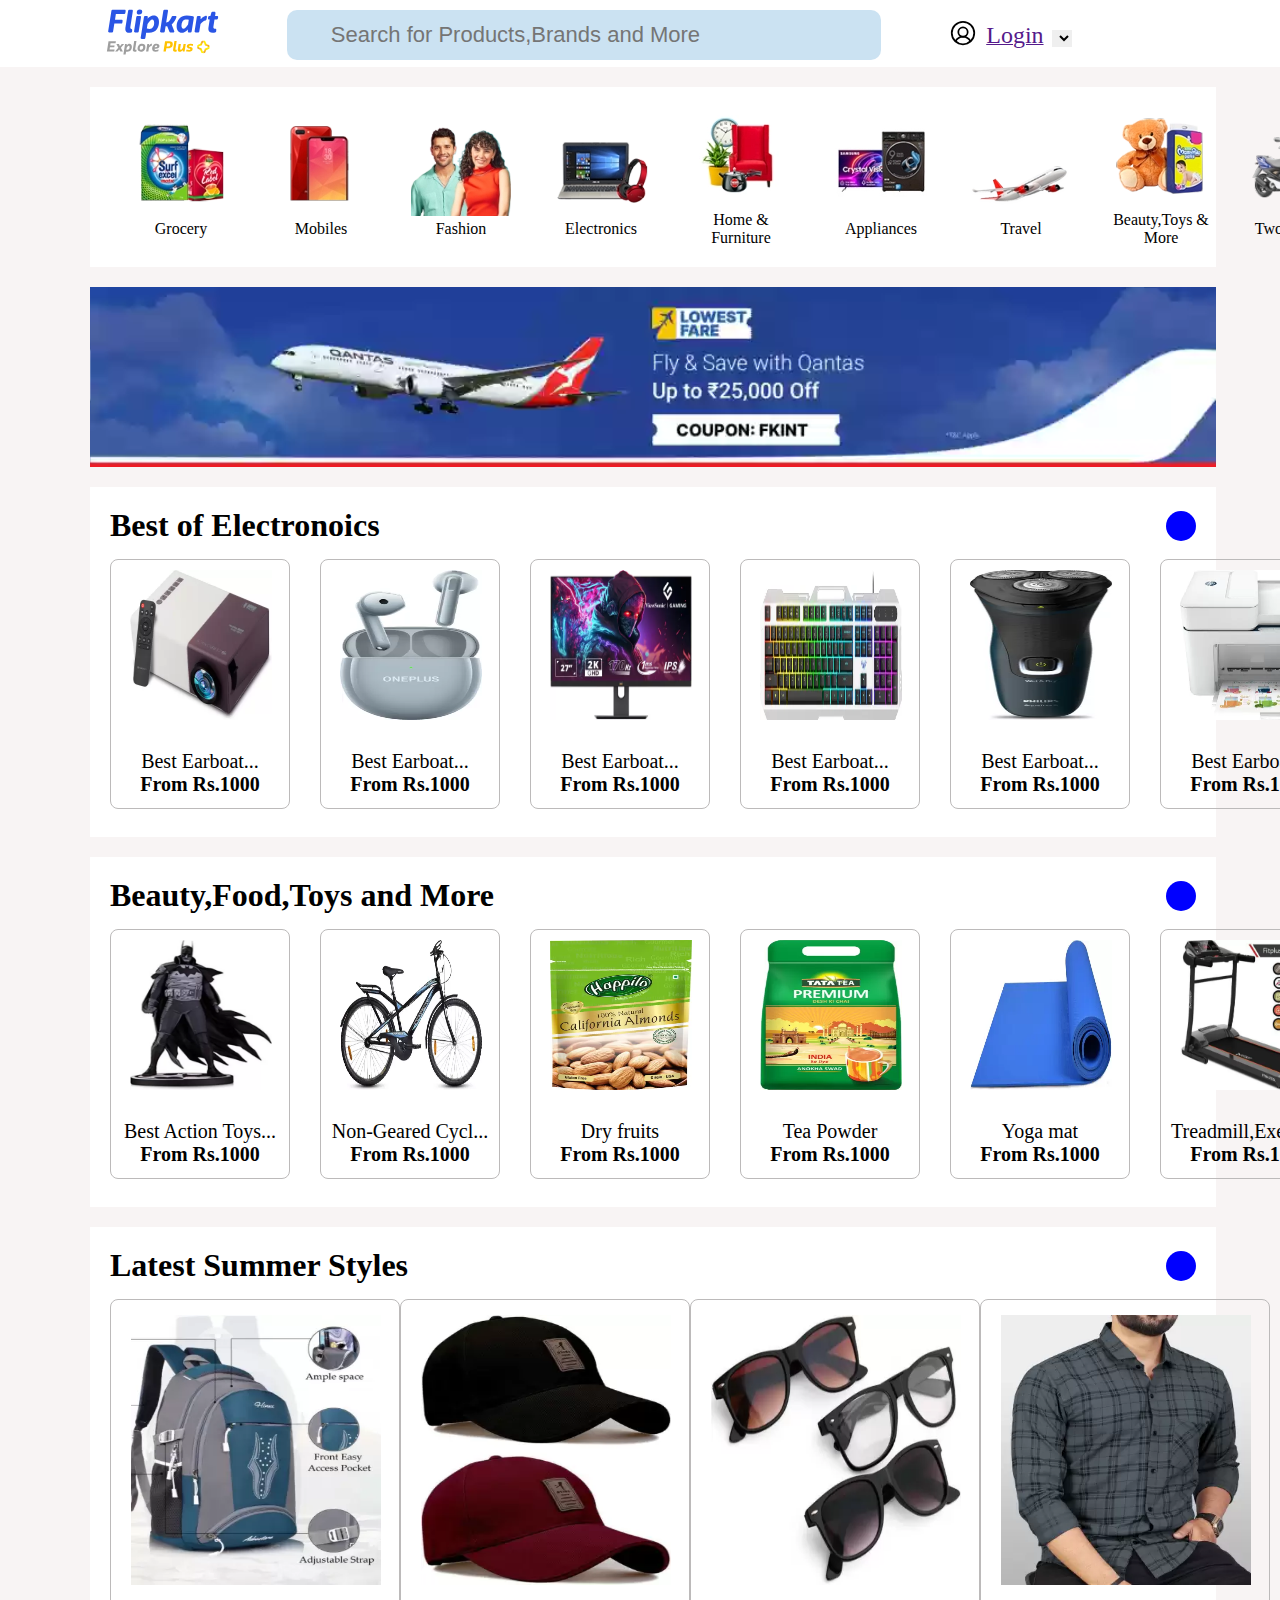
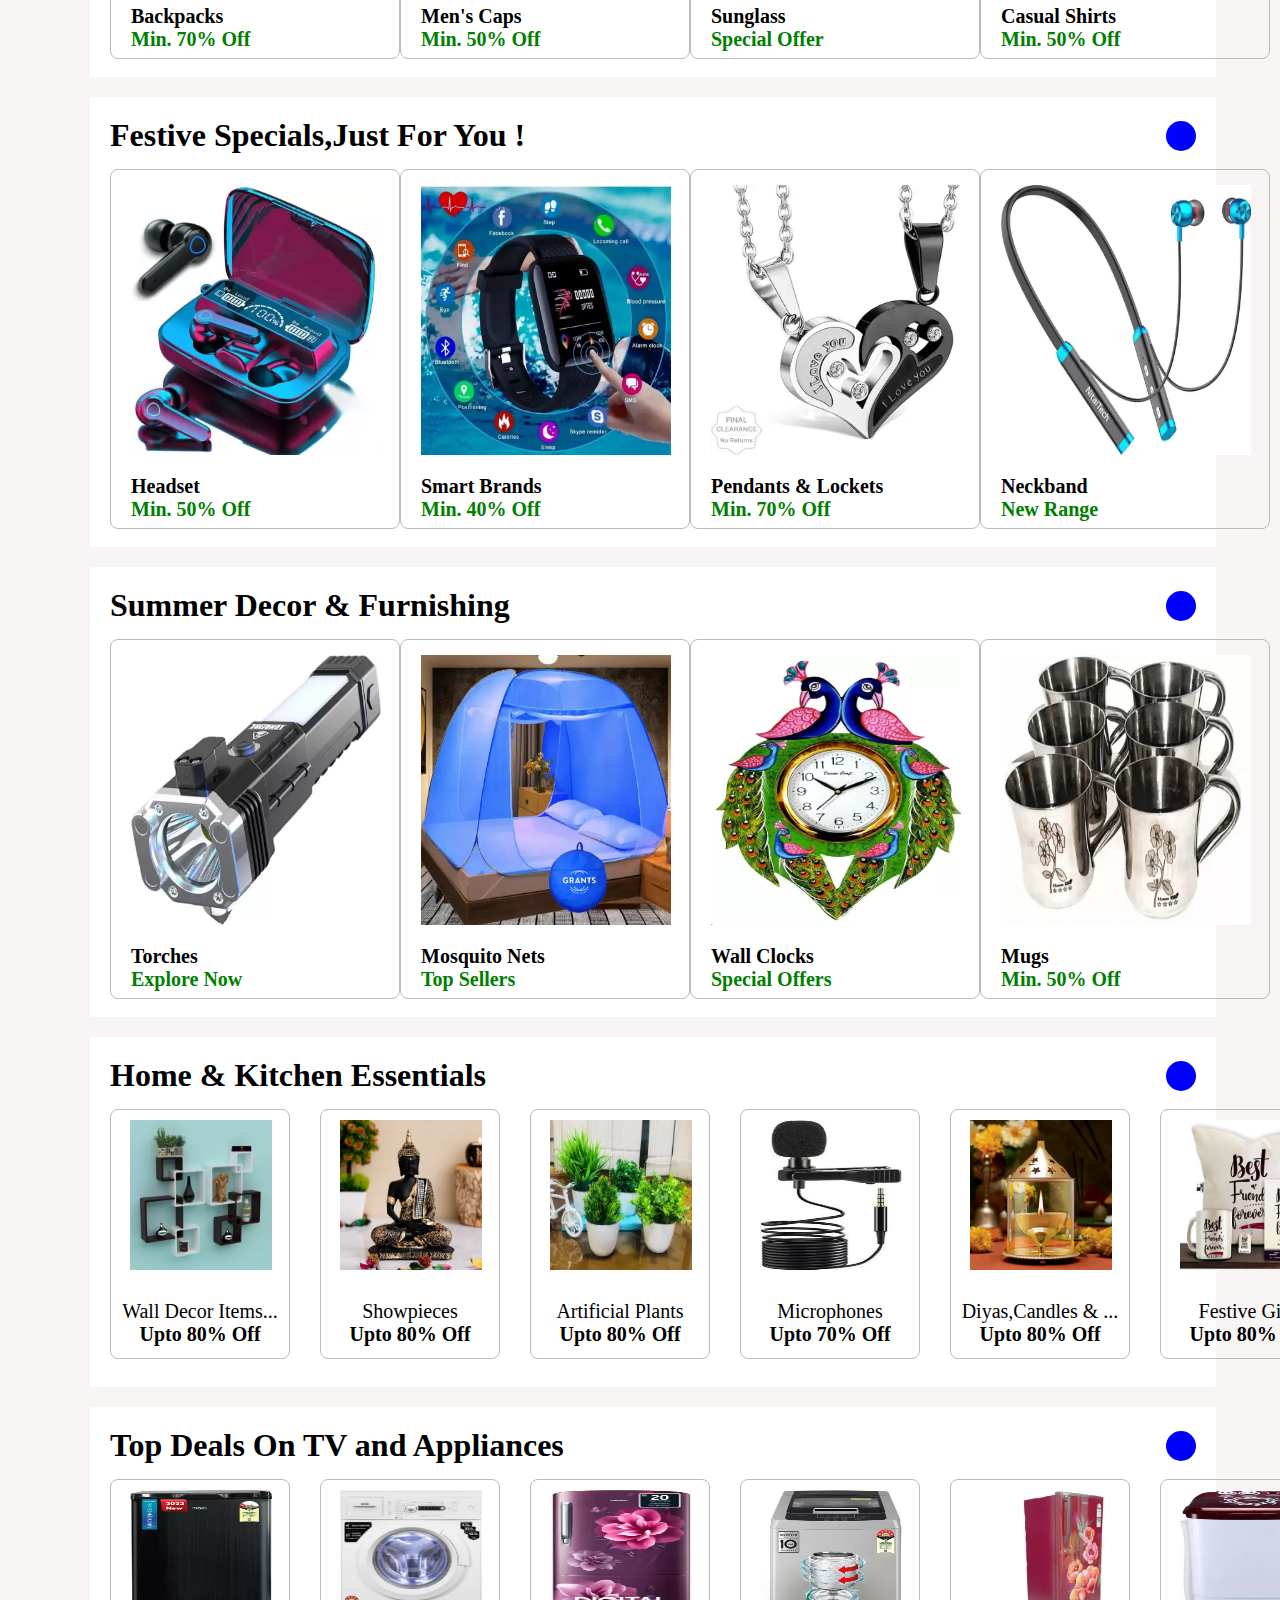
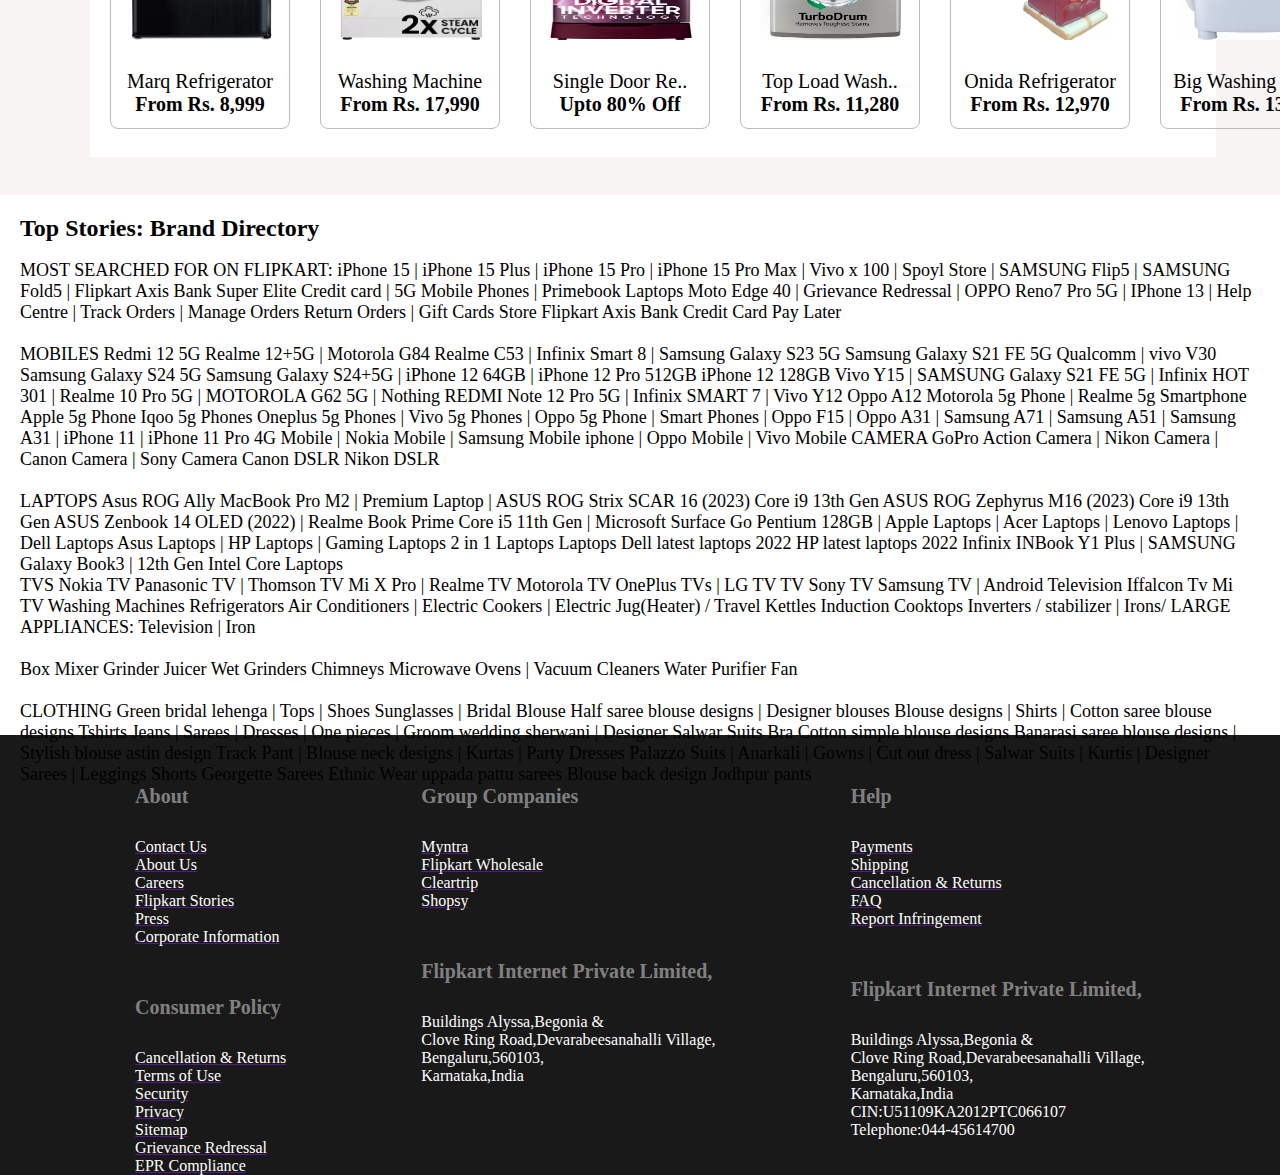
<file: html and css project/Flipkart clone/index.html>
<!DOCTYPE html>
<html lang="en">
<head>
    <meta charset="UTF-8">
    <meta name="viewport" content="width=device-width, initial-scale=1.0">
    <title>Flipkart</title>
    <link rel="stylesheet" href="https://cdnjs.cloudflare.com/ajax/libs/font-awesome/6.5.2/css/all.min.css" integrity="sha512-SnH5WK+bZxgPHs44uWIX+LLJAJ9/2PkPKZ5QiAj6Ta86w+fsb2TkcmfRyVX3pBnMFcV7oQPJkl9QevSCWr3W6A==" crossorigin="anonymous" referrerpolicy="no-referrer" />
    <link rel="stylesheet" href="style.css">
</head>
<body>
    <header>
        <div class="container">
            <div class="logo">
                <a href="#"><i class="fa-solid fa-bars"></i></a>
                <a href=""><img src="image/logo.svg" alt=""></a>
            </div>
            <div class="input-section">
            <div class="glass">
               <a href=""> <i class="fa-solid fa-magnifying-glass"></i></a>
            </div>
            <div class="input-text">
                <input type="text" placeholder="Search for Products,Brands and More">
            </div>
            </div>
            <div class="container-2">
                <div class="login">
                    <div class="login-profile">
                        <a href=""><img src="image/login-logo.svg" alt=""></a>
                      </div>
                      <div class="login-text">
                          <a href=""><span>Login</span></a>
                      </div>
                      <div class="select-option">
                        <a href=""><select name="" id=""></select></a>
                      </div>
                </div>  
                <div class="cart">
                <a href=""><i class="fa-solid fa-cart-shopping"></i></a>
                </div>
                <div class="home">
                <a href=""><i class="fa-solid fa-store"></i></a>
                </div>
                <div class="vertical">
                <a href=""><i class="fa-solid fa-ellipsis-vertical"></i></a>
                </div>
            </div>
        </div>
    </header>
    <div class="top-recommend">
      <div class="item-1">
        <div class="grocery">
            <img src="image/grocery.webp" alt="">
            <p>Grocery</p>
        </div>  
      </div>
      <div class="item-1">
        <div class="grocery">
            <img src="image/mobiles.webp" alt="">
            <p>Mobiles</p>
        </div>  
      </div>
      <div class="item-1">
        <div class="grocery">
            <img src="image/fashion.webp" alt="">
            <p>Fashion</p>
        </div>  
      </div>
      <div class="item-1">
        <div class="grocery">
            <img src="image/electronics.webp" alt="">
            <p>Electronics</p>
        </div>  
      </div>
      <div class="item-1">
        <div class="grocery">
            <img src="image/home and furniture.webp" alt="">
            <p>Home & Furniture</p>
        </div>  
      </div>
      <div class="item-1">
        <div class="grocery">
            <img src="image/appliances.webp" alt="">
            <p>Appliances</p>
        </div>  
      </div>
      <div class="item-1">
        <div class="grocery">
            <img src="image/travel.webp" alt="">
            <p>Travel</p>
        </div>  
      </div>
      <div class="item-1">
        <div class="grocery">
            <img src="image/toys.webp" alt="">
            <p>Beauty,Toys & More</p>
        </div>  
      </div>
      <div class="item-1">
        <div class="grocery">
            <img src="image/wheelers.webp" alt="">
            <p>Two Wheelers</p>
        </div>  
      </div>
    </div>
    <div class="hero-section">
    </div>
    <div class="best-electronics">
    <div class="hero-text-angle">
    <h1>Best of Electronoics</h1>
    <a href="">
    <div class="right-arrow"><i class="fa-solid fa-angle-right"></i></div>
    </a>
    </div>
    <div class="box-container">
      <div class="box-block">
        <div class="image">
          <img src="image/projector.webp" alt="">
        </div>
        <span>Best Earboat...</span><br>
        <span class="price">From Rs.1000</span>
      </div>
      <div class="box-block">
        <div class="image">
        <img src="image/earboat.webp" alt="">
      </div>
        <span>Best Earboat...</span><br>
        <span class="price">From Rs.1000</span>
      </div>
      <div class="box-block">
        <div class="image">
          <img src="image/monitor.webp" alt="">
        </div>
        <span>Best Earboat...</span><br>
        <span class="price">From Rs.1000</span>
      </div>
      <div class="box-block">
        <div class="image">
          <img src="image/keyboard.webp" alt="">
        </div>
        <span>Best Earboat...</span><br>
        <span class="price">From Rs.1000</span>
      </div>
      <div class="box-block">
        <div class="image">
          <img src="image/shaver.webp" alt="">
        </div>
        <span>Best Earboat...</span><br>
        <span class="price">From Rs.1000</span>
      </div>
      <div class="box-block">
        <div class="image">
          <img src="image/printer.webp" alt="">
        </div>
        <span>Best Earboat...</span><br>
        <span class="price">From Rs.1000</span>
      </div>
    </div>
    </div>

    <div class="beaty-food-toys">
      <div class="hero-text-angle">
        <h1>Beauty,Food,Toys and More</h1>
        <a href="">
        <div class="right-arrow"><i class="fa-solid fa-angle-right"></i></div>
        </a>
        </div>
        <div class="box-container">
          <div class="box-block">
            <div class="image">
              <img src="image/action toys.webp" alt="">
            </div>
            <span>Best Action Toys...</span><br>
            <span class="price">From Rs.1000</span>
          </div>
          <div class="box-block">
            <div class="image">
            <img src="image/cycles.webp" alt="">
          </div>
            <span>Non-Geared Cycl...</span><br>
            <span class="price">From Rs.1000</span>
          </div>
          <div class="box-block">
            <div class="image">
              <img src="image/dry fruits.webp" alt="">
            </div>
            <span>Dry fruits</span><br>
            <span class="price">From Rs.1000</span>
          </div>
          <div class="box-block">
            <div class="image">
              <img src="image/tea powder.webp" alt="">
            </div>
            <span>Tea Powder</span><br>
            <span class="price">From Rs.1000</span>
          </div>
          <div class="box-block">
            <div class="image">
              <img src="image/yoga mat.webp" alt="">
            </div>
            <span>Yoga mat</span><br>
            <span class="price">From Rs.1000</span>
          </div>
          <div class="box-block">
            <div class="image">
              <img src="image/exercise bike.webp" alt="">
            </div>
            <span>Treadmill,Exercise...</span><br>
            <span class="price">From Rs.1000</span>
          </div>
        </div>
    </div>
    <div class="latest-summer-styles">
      <div class="hero-text-angle">
        <h1>Latest Summer Styles</h1>
        <a href="">
        <div class="right-arrow"><i class="fa-solid fa-angle-right"></i></div>
        </a>
        </div>
    <div class="box-container2">
      <div class="box-block1">
        <div class="image">
          <img src="image/backpacks.webp" alt="">
        </div>
        <div class="span">
        <span>Backpacks</span><br>
        <span class="price">Min. 70% Off</span>
        </div>
      </div>
      <div class="box-block1">
        <div class="image">
          <img src="image/cap.webp" alt="">
        </div>
        <div class="span">
          <span>Men's Caps</span><br>
        <span class="price">Min. 50% Off</span>
        </div>
      </div>
      <div class="box-block1">
        <div class="image">
          <img src="image/sunglass.webp" alt="">
        </div>
        <div class="span">
          <span>Sunglass</span><br>
        <span class="price">Special Offer</span>
        </div>  
      </div>
      <div class="box-block1">
        <div class="image">
          <img src="image/casual shirts.webp" alt="">
        </div>
        <div class="span">
        <span>Casual Shirts</span><br>
        <span class="price">Min. 50% Off</span>
        </div>
      </div>
    </div>
    </div>
    <div class="festive-specials">
      <div class="hero-text-angle">
        <h1>Festive Specials,Just For You !</h1>
        <a href="">
        <div class="right-arrow"><i class="fa-solid fa-angle-right"></i></div>
        </a>
        </div>
    <div class="box-container2">
      <div class="box-block1">
        <div class="image">
          <img src="image/headset.webp" alt="">
        </div>
        <div class="span">
        <span>Headset</span><br>
        <span class="price">Min. 50% Off</span>
        </div>
      </div>
      <div class="box-block1">
        <div class="image">
          <img src="image/smart brands.webp" alt="">
        </div>
        <div class="span">
          <span>Smart Brands</span><br>
        <span class="price">Min. 40% Off</span>
        </div>
      </div>
      <div class="box-block1">
        <div class="image">
          <img src="image/lockets.webp" alt="">
        </div>
        <div class="span">
          <span>Pendants & Lockets</span><br>
        <span class="price">Min. 70% Off</span>
        </div>  
      </div>
      <div class="box-block1">
        <div class="image">
          <img src="image/neckband.webp" alt="">
        </div>
        <div class="span">
        <span>Neckband</span><br>
        <span class="price">New Range</span>
        </div>
      </div>
    </div>
    </div>
    <div class="festive-specials">
      <div class="hero-text-angle">
        <h1>Summer Decor & Furnishing</h1>
        <a href="">
        <div class="right-arrow"><i class="fa-solid fa-angle-right"></i></div>
        </a>
        </div>
    <div class="box-container2">
      <div class="box-block1">
        <div class="image">
          <img src="image/torch.webp" alt="">
        </div>
        <div class="span">
        <span>Torches</span><br>
        <span class="price">Explore Now</span>
        </div>
      </div>
      <div class="box-block1">
        <div class="image">
          <img src="image/mosquito nets.png" alt="">
        </div>
        <div class="span">
          <span>Mosquito Nets</span><br>
        <span class="price">Top Sellers</span>
        </div>
      </div>
      <div class="box-block1">
        <div class="image">
          <img src="image/wall clocks.webp" alt="">
        </div>
        <div class="span">
          <span>Wall Clocks</span><br>
        <span class="price">Special Offers</span>
        </div>  
      </div>
      <div class="box-block1">
        <div class="image">
          <img src="image/mugs.webp" alt="">
        </div>
        <div class="span">
        <span>Mugs</span><br>
        <span class="price">Min. 50% Off</span>
        </div>
      </div>
    </div>
    </div>

    <div class="best-electronics">
      <div class="hero-text-angle">
      <h1>Home & Kitchen Essentials</h1>
      <a href="">
      <div class="right-arrow"><i class="fa-solid fa-angle-right"></i></div>
      </a>
      </div>
      <div class="box-container">
        <div class="box-block">
          <div class="image">
            <img src="image/wall decor.webp" alt="">
          </div>
          <span>Wall Decor Items...</span><br>
          <span class="price">Upto 80% Off</span>
        </div>
        <div class="box-block">
          <div class="image">
          <img src="image/showpieces.webp" alt="">
        </div>
          <span>Showpieces</span><br>
          <span class="price">Upto 80% Off</span>
        </div>
        <div class="box-block">
          <div class="image">
            <img src="image/plantws.webp" alt="">
          </div>
          <span>Artificial Plants</span><br>
          <span class="price">Upto 80% Off</span>
        </div>
        <div class="box-block">
          <div class="image">
            <img src="image/microphones.webp" alt="">
          </div>
          <span>Microphones</span><br>
          <span class="price">Upto 70% Off</span>
        </div>
        <div class="box-block">
          <div class="image">
            <img src="image/candles.webp" alt="">
          </div>
          <span>Diyas,Candles & ...</span><br>
          <span class="price">Upto 80% Off</span>
        </div>
        <div class="box-block">
          <div class="image">
            <img src="image/gifts.webp" alt="">
          </div>
          <span>Festive Gifts</span><br>
          <span class="price">Upto 80% Off</span>
        </div>
      </div>
      </div>

      <div class="best-electronics">
        <div class="hero-text-angle">
        <h1>Top Deals On TV and Appliances</h1>
        <a href="">
        <div class="right-arrow"><i class="fa-solid fa-angle-right"></i></div>
        </a>
        </div>
        <div class="box-container">
          <div class="box-block">
            <div class="image">
              <img src="image/marq refrig.webp" alt="">
            </div>
            <span>Marq Refrigerator</span><br>
            <span class="price">From Rs. 8,999</span>
          </div>
          <div class="box-block">
            <div class="image">
            <img src="image/washing machine.webp" alt="">
          </div>
            <span>Washing Machine</span><br>
            <span class="price">From Rs. 17,990</span>
          </div>
          <div class="box-block">
            <div class="image">
              <img src="image/regrigerator2.webp" alt="">
            </div>
            <span>Single Door Re..</span><br>
            <span class="price">Upto 80% Off</span>
          </div>
          <div class="box-block">
            <div class="image">
              <img src="image/washing machine2.webp" alt="">
            </div>
            <span>Top Load Wash..</span><br>
            <span class="price">From Rs. 11,280</span>
          </div>
          <div class="box-block">
            <div class="image">
              <img src="image/refrigerator3.webp" alt="">
            </div>
            <span>Onida Refrigerator</span><br>
            <span class="price">From Rs. 12,970</span>
          </div>
          <div class="box-block">
            <div class="image">
              <img src="image/washing machine 3.webp" alt="">
            </div>
            <span>Big Washing Mac..</span><br>
            <span class="price">From Rs. 13,490</span>
          </div>
        </div>
        </div>
        <br>
        <div class="top-stories">
          <h2>Top Stories: Brand Directory</h2><br>
          <span>
MOST SEARCHED FOR ON FLIPKART: iPhone 15 | iPhone 15 Plus | iPhone 15 Pro | iPhone 15 Pro Max | Vivo x 100 | Spoyl Store | SAMSUNG Flip5 | SAMSUNG Fold5 | Flipkart Axis Bank Super Elite Credit card | 5G Mobile Phones | Primebook Laptops Moto Edge 40 | Grievance Redressal | OPPO Reno7 Pro 5G | IPhone 13 | Help Centre | Track Orders | Manage Orders Return Orders | Gift Cards
Store Flipkart Axis Bank Credit Card Pay Later<br><br>
MOBILES Redmi 12 5G Realme 12+5G | Motorola G84 Realme C53 | Infinix Smart 8 | Samsung Galaxy S23 5G Samsung Galaxy S21 FE 5G Qualcomm | vivo V30 Samsung Galaxy S24 5G Samsung Galaxy S24+5G | iPhone 12 64GB | iPhone 12 Pro 512GB iPhone 12 128GB Vivo Y15 | SAMSUNG Galaxy S21 FE 5G | Infinix HOT 301 | Realme 10 Pro 5G | MOTOROLA G62 5G | Nothing
REDMI Note 12 Pro 5G | Infinix SMART 7 | Vivo Y12 Oppo A12 Motorola 5g Phone | Realme 5g Smartphone Apple 5g Phone Iqoo 5g Phones Oneplus 5g Phones | Vivo 5g Phones | Oppo 5g
Phone | Smart Phones | Oppo F15 | Oppo A31 | Samsung A71 | Samsung A51 | Samsung A31 | iPhone 11 | iPhone 11 Pro 4G Mobile | Nokia Mobile | Samsung Mobile iphone | Oppo Mobile | Vivo Mobile
CAMERA GoPro Action Camera | Nikon Camera | Canon Camera | Sony Camera Canon DSLR Nikon DSLR <br><br>
LAPTOPS Asus ROG Ally MacBook Pro M2 | Premium Laptop | ASUS ROG Strix SCAR 16 (2023) Core i9 13th Gen ASUS ROG Zephyrus M16 (2023) Core i9 13th Gen ASUS Zenbook 14 OLED (2022) | Realme Book Prime Core i5 11th Gen | Microsoft Surface Go Pentium 128GB | Apple Laptops | Acer Laptops | Lenovo Laptops | Dell Laptops Asus Laptops | HP Laptops | Gaming Laptops 2 in
1 Laptops Laptops Dell latest laptops 2022 HP latest laptops 2022 Infinix INBook Y1 Plus | SAMSUNG Galaxy Book3 | 12th Gen Intel Core Laptops <br>
TVS Nokia TV Panasonic TV | Thomson TV Mi X Pro | Realme TV Motorola TV OnePlus TVs | LG TV TV Sony TV Samsung TV | Android Television Iffalcon Tv Mi TV Washing Machines Refrigerators Air Conditioners | Electric Cookers | Electric Jug(Heater) / Travel Kettles Induction Cooktops Inverters / stabilizer | Irons/
LARGE APPLIANCES: Television |
Iron <br><br>
Box Mixer Grinder Juicer Wet Grinders Chimneys Microwave Ovens | Vacuum Cleaners Water Purifier Fan
<br><br>
CLOTHING Green bridal lehenga | Tops | Shoes Sunglasses | Bridal Blouse Half saree blouse designs | Designer blouses Blouse designs | Shirts | Cotton saree blouse
designs Tshirts Jeans | Sarees | Dresses | One pieces | Groom wedding sherwani | Designer Salwar Suits Bra Cotton simple blouse designs Banarasi saree blouse designs | Stylish blouse astin
design Track Pant | Blouse neck designs | Kurtas | Party Dresses Palazzo Suits | Anarkali | Gowns | Cut out dress | Salwar Suits | Kurtis | Designer Sarees | Leggings Shorts Georgette
Sarees Ethnic Wear uppada pattu sarees Blouse back design Jodhpur pants
</span>
</div>

<footer>
  <div class="footer-content1">
  <div class="about">
    <h3>About</h3>
    <div class="para">
    <a href=""><p>Contact Us</p></a>
    <a href=""><p>About Us</p></a>
    <a href=""><p>Careers</p></a>
    <a href=""><p>Flipkart Stories</p></a>
    <a href=""><p>Press</p></a>
    <a href=""><p>Corporate Information</p></a>

    <h3>Consumer Policy</h3>
     <div class="para">
      <a href=""><p>Cancellation & Returns</p></a>
      <a href=""><p>Terms of Use</p></a>
      <a href=""><p>Security</p></a>
      <a href=""><p>Privacy</p></a>
      <a href=""><p>Sitemap</p></a>
      <a href=""><p>Grievance Redressal</p></a>
      <a href=""><p>EPR Compliance</p></a>
    </div>
  </div>
  </div>
  <div class="group-companies">
    <h3>Group Companies</h3>
    <div class="para">
    <a href=""><p>Myntra</p></a>
    <a href=""><p>Flipkart Wholesale</p></a>
   <a href=""> <p>Cleartrip</p></a>
    <a href=""><p>Shopsy</p></a>

    <h3>Flipkart Internet Private Limited,</h3>
    <div class="para">
      <p>Buildings Alyssa,Begonia &</p>
      <p>Clove Ring Road,Devarabeesanahalli Village,</p>
      <p>Bengaluru,560103,</p>
      <p>Karnataka,India</p>
    </div>
  </div>
  </div>
  <div class="Help">
    <h3>Help</h3>
    <div class="para">
      <a href=""><p>Payments</p></a>
      <a href=""><p>Shipping</p></a>
      <a href=""><p>Cancellation & Returns</p></a>
      <a href=""><p>FAQ</p></a>
      <a href=""><p>Report Infringement</p></a>
    </div>

    <h3>Flipkart Internet Private Limited,</h3>
  <div class="para">
    <p>Buildings Alyssa,Begonia &</p>
    <p>Clove Ring Road,Devarabeesanahalli Village,</p>
    <p>Bengaluru,560103,</p>
    <p>Karnataka,India</p>
    <p>CIN:U51109KA2012PTC066107</p>
    <p>Telephone:044-45614700</p>
  </div>
  </div>
</div>
</footer>
</body>
</html>
</file>
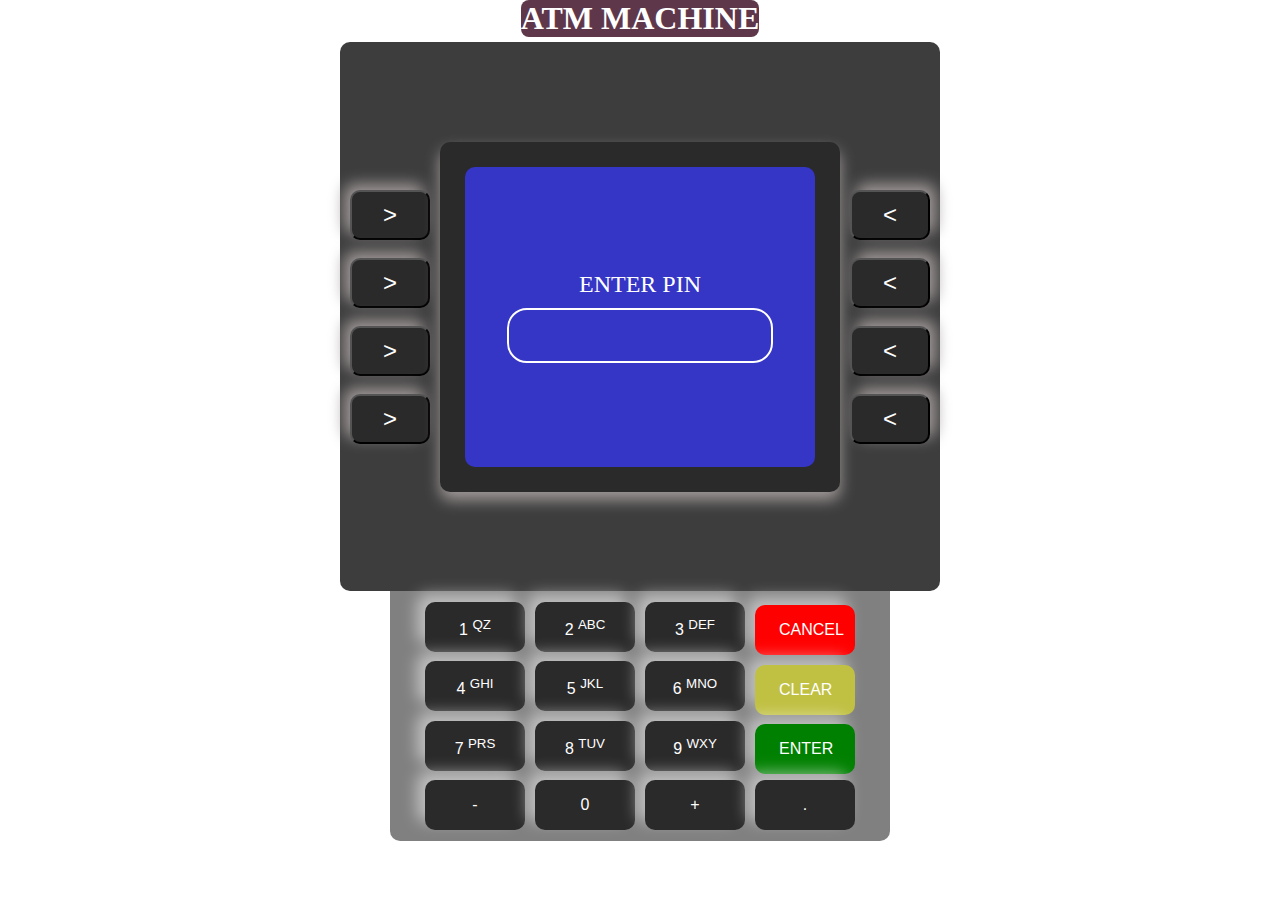
<file: javascript projects/Atm/index.html>
<!DOCTYPE html>
<html lang="en">
  <head>
    <meta charset="UTF-8" />
    <meta name="viewport" content="width=device-width, initial-scale=1.0" />
    <title>Atm Machine</title>
    <link rel="stylesheet" href="style.css" />
  </head>
  <body>
    <h1 class="heading">ATM MACHINE</h1>
    <div class="outer-box">
      <div class="button-left">
        <div><button class="btn-left">></button></div>
        <br />
        <div><button class="btn-left">></button></div>
        <br />
        <div><button class="btn-left">></button></div>
        <br />
        <div><button class="btn-left">></button></div>
      </div>
      <div class="inner-box1">
        <div class="inner-box2">
          <div class="transaction" style="visibility: hidden;">
          <ul>
            <button  class="trans-btn1" id="withdrawal">Withdrawal</button>
            <button class="trans-btn1" id="deposit">Deposit</button>
            <button class="trans-btn1" id="amount">Amount</button>
          </ul>
          <ul>
            <button class="trans-btn2" id="balance">Balance</button>
            <button class="trans-btn2" id="fastcash">FastCash</button>
            <button class="trans-btn2" id="preference">Preferences</button>
          </ul>
        </div>
          <div class="pin">
            <div class="globe_box" style="visibility: hidden;">   
              <div class="globe">
              </div>
            </div>
            <h2 id="pin-text">ENTER PIN</h2>
            <input type="password" id="passwordInput" oninput="maskPassword()">
          </div>
      </div>
    </div>
      <div class="button-right">
        <div><button class="btn-right">&lt</button></div>
        <br />
        <div><button class="btn-right">&lt</button></div>
        <br />
        <div><button class="btn-right">&lt</button></div>
        <br />
        <div><button class="btn-right">&lt</button></div>
      </div>
    </div>
    <div class="lower-part">
      <div class="lower-box">
        <div class="button_">
          <div class="btn">
            <button class="button">1 <sup>QZ</sup></button>
            <button class="button">2 <sup>ABC</sup></button>
            <button class="button">3 <sup>DEF</sup></button>
            <button class="button" id="cancel">CANCEL</button>
            </div>
            <div class="btn">
              <button class="button">4 <sup>GHI</sup></button>
              <button class="button">5 <sup>JKL</sup></button>
              <button class="button">6 <sup>MNO</sup></button>
              <button class="button" id="clear">CLEAR</button>
              </div>
            <div class="btn">
              <button class="button">7 <sup>PRS</sup></button>
              <button class="button">8 <sup>TUV</sup></button>
              <button class="button">9 <sup> WXY</sup></button>
              <button class="button" id="enter">ENTER</button>
              </div>
              <div class="btn">
                <button class="button operator">-</button>
                <button class="button">0</button>
                <button class="button operator">+</button>
                <button class="button operator">.</button>
                </div>
        </div>
      </div>
    </div>
    <script src="script.js"></script>
  </body>
</html>
</file>
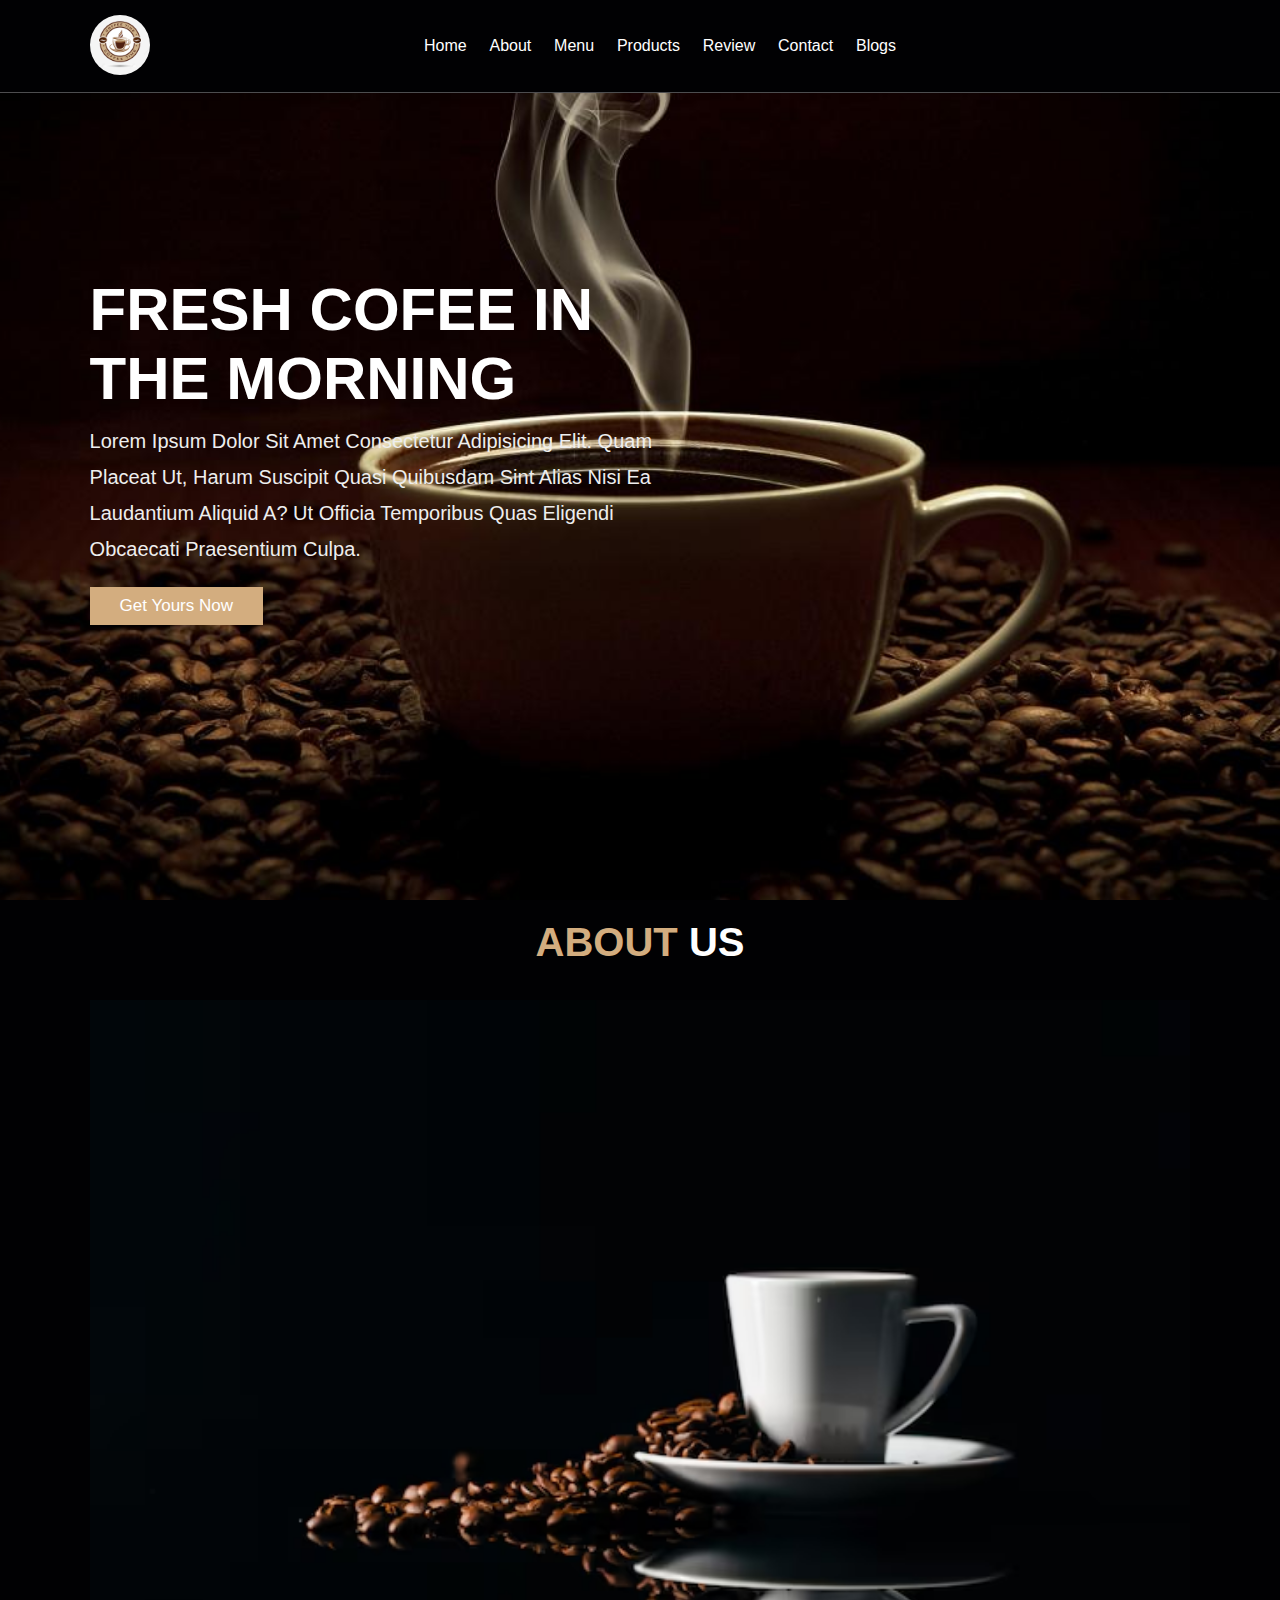
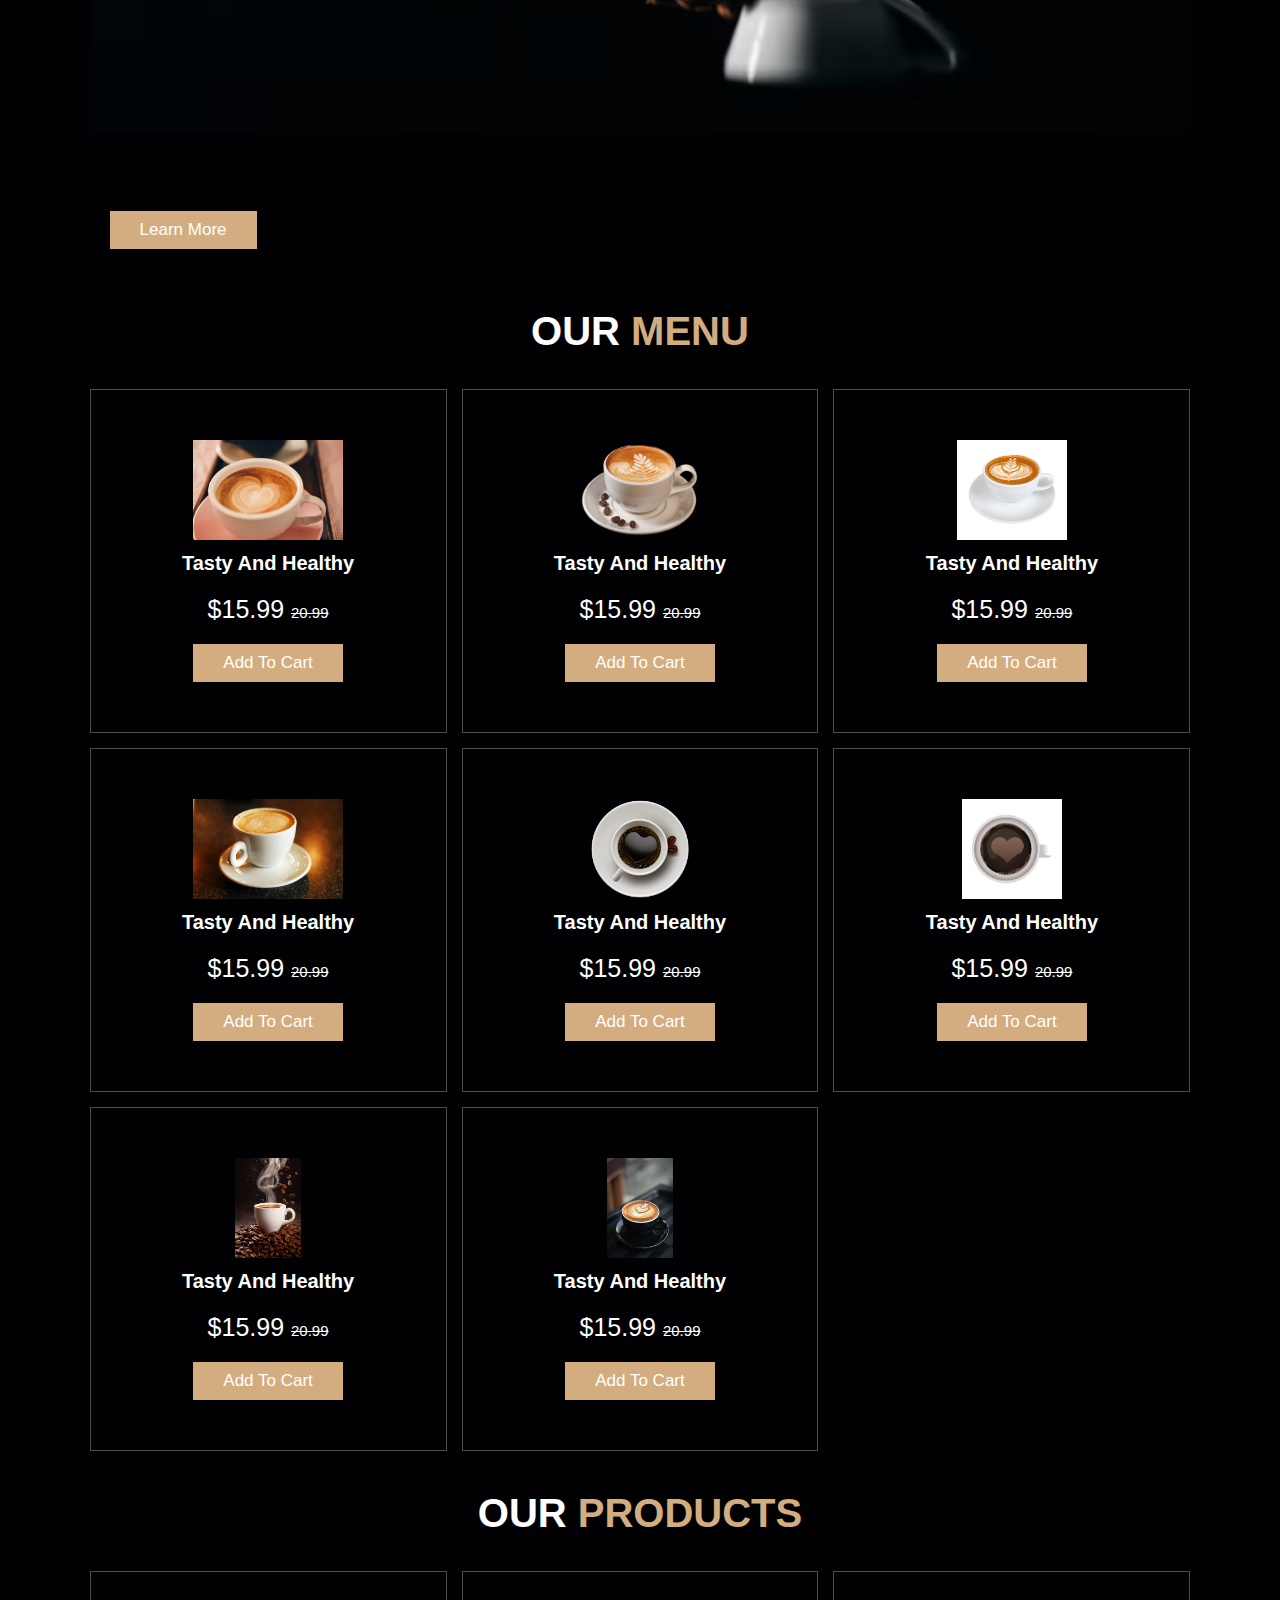
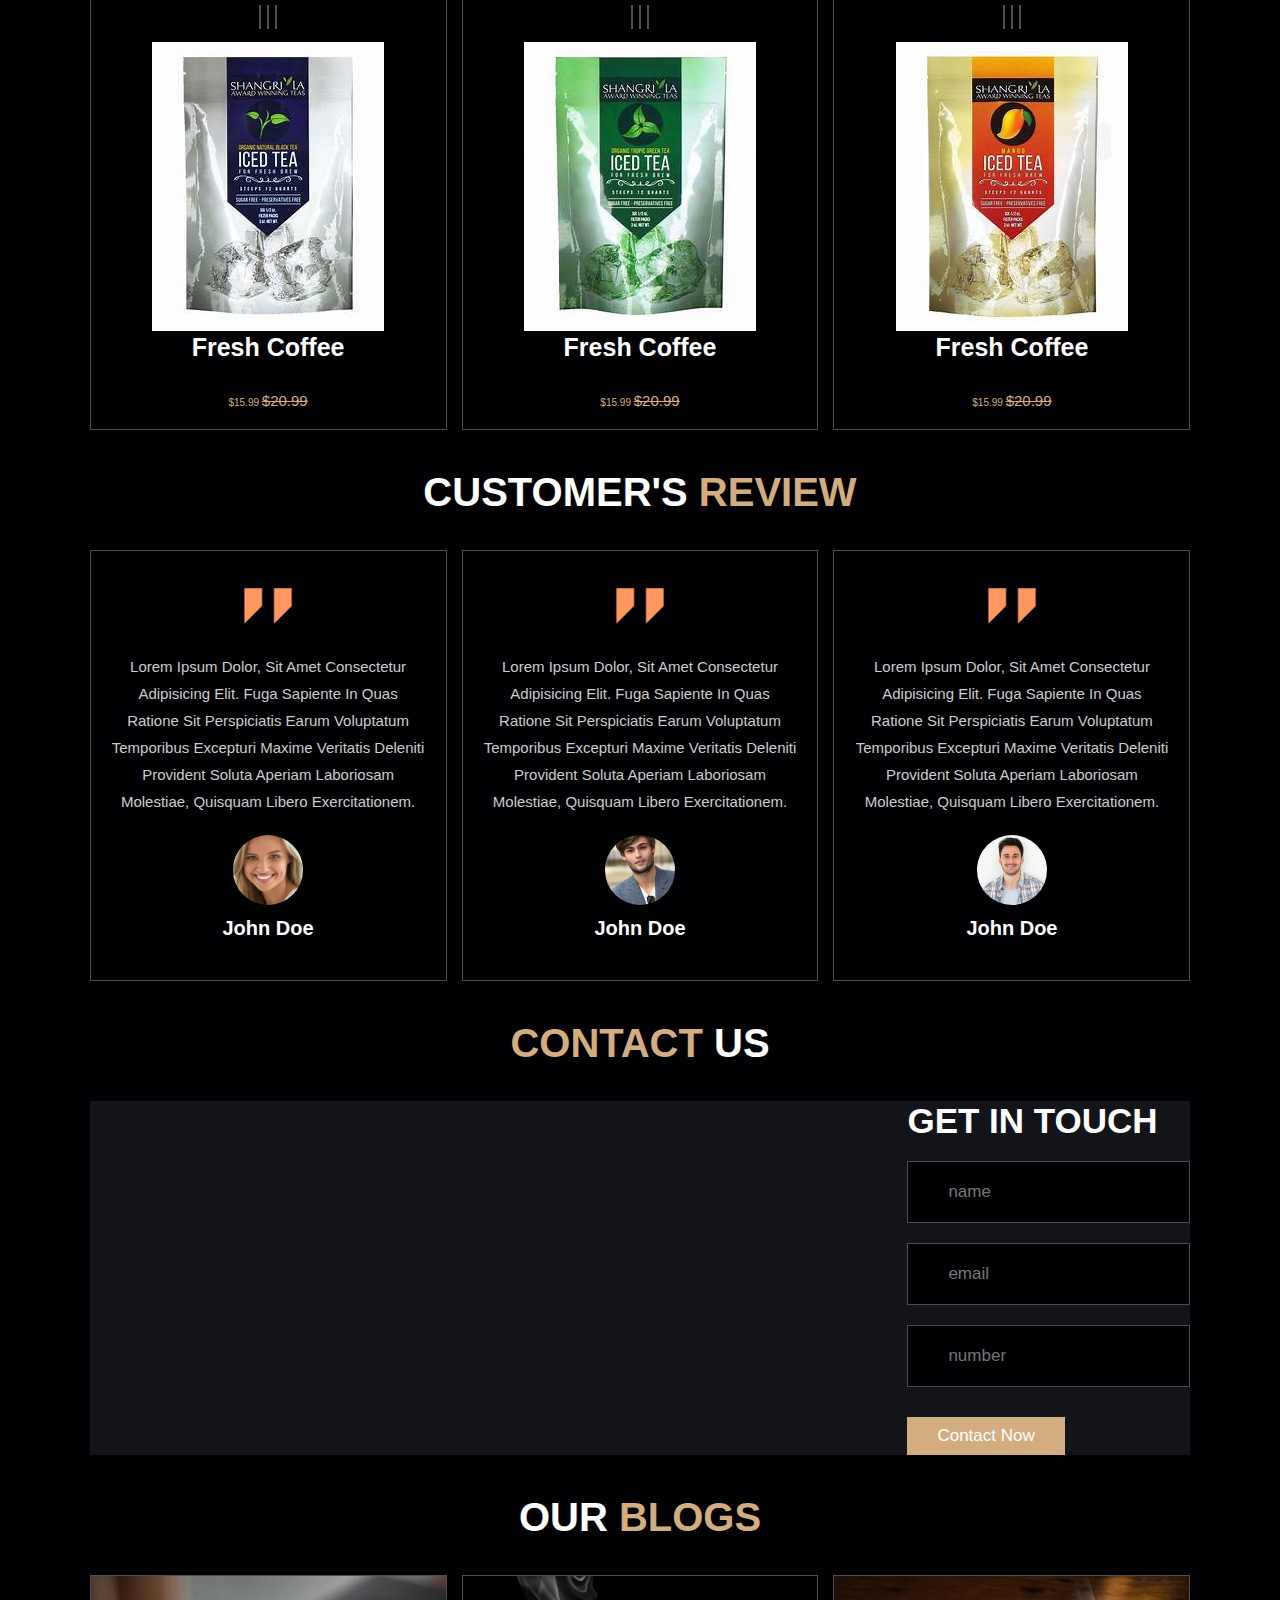
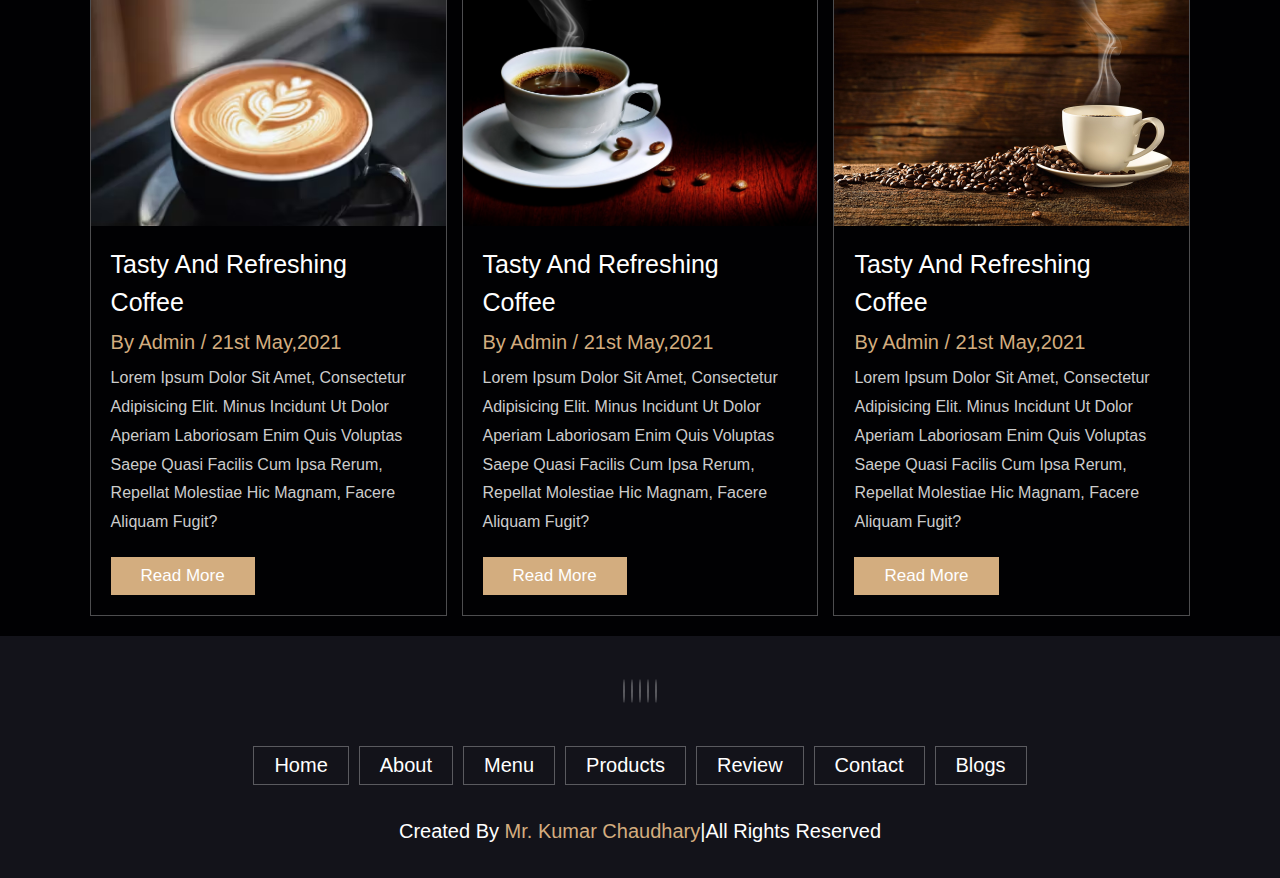
<file: javascript projects/Coffee website/index.html>
<!DOCTYPE html>
<html lang="en">
<head>
    <meta charset="UTF-8">
    <meta name="viewport" content="width=device-width, initial-scale=1.0">
    <title>Coffee Website</title>
    <link rel="stylesheet" href="style.css">
    <link rel="stylesheet" href="https://cdnjs.cloudflare.com/ajax/libs/font-awesome/6.5.2/css/all.min.css" integrity="sha512-SnH5WK+bZxgPHs44uWIX+LLJAJ9/2PkPKZ5QiAj6Ta86w+fsb2TkcmfRyVX3pBnMFcV7oQPJkl9QevSCWr3W6A==" crossorigin="anonymous" referrerpolicy="no-referrer" />
</head>
<body>
    <header class="header">
        <a href="#" class="logo">
            <img src="image/coffee-logo.jpg" alt="">
        </a>
        <nav class="navbar">
            <a href="#home">home</a>
            <a href="#about">about</a>
            <a href="#menu">menu</a>
            <a href="#products">products</a>
            <a href="#review">review</a>
            <a href="#contact">contact</a>
            <a href="#blogs">blogs</a>
        </nav>
        <div class="icons">
            <div class="fas fa-search" id="search-btn"></div>
            <div class="fas fa-shopping-cart" id="cart-btn"></div>
            <div class="fas fa-bars" id="menu-btn"></div>
        </div>
        <div class="search-form">
            <input type="search" id="search-box" placeholder="search here...">
            <label for="search-box" class="fas fa-search"></label>
        </div>

        <div class="cart-items-container">
          <div class="cart-item">
              <span class="fas fa-times"></span>
              <img src="image/cart item 1.webp" alt="">
              <div class="content">
                <h3>cart item 01</h3>
                <div class="price">$15.99/-</div>
              </div>
            </div>
            <div class="cart-item">
                <span class="fas fa-times"></span>
                <img src="image/cart item2.webp" alt="">
                <div class="content">
                  <h3>cart item 02</h3>
                  <div class="price">$15.99/-</div>
                </div>
              </div>
              <div class="cart-item">
                <span class="fas fa-times"></span>
                <img src="image/cart item3.avif" alt="">
                <div class="content">
                  <h3>cart item 03</h3>
                  <div class="price">$15.99/-</div>
                </div>
              </div>
              <div class="cart-item">
                <span class="fas fa-times"></span>
                <img src="image/cart item4.jpg" alt="">
                <div class="content">
                  <h3>cart item 04</h3>
                  <div class="price">$15.99/-</div>
                </div>
              </div>
              <a href="#" class="btn">checkout now</a>
        </div>
       
    </header>
    
    <!-- header section ends -->
    <!-- home section starts -->
    
    <section class="home" id="home">
    <div class="content">
    <h3>fresh cofee in the morning</h3>
    <p>Lorem ipsum dolor sit amet consectetur adipisicing elit.
       Quam placeat ut, harum suscipit quasi quibusdam sint alias 
       nisi ea laudantium aliquid a? Ut officia temporibus quas eligendi obcaecati praesentium culpa.</p>
    <a href="#" class="btn">get yours now</a>
    </div>
    </section>
    <!-- home section ends -->

    <!-- about section starts -->
    <section class="about" id="about">
      <h1 class="heading"><span>about </span>us</h1>
      <div class="row">
        <div class="image">
          <img src="image/screen.avif" alt="">
        </div>
        <div class="content">
          <h3>what makes our coffee special</h3>
          <p>Lorem ipsum dolor sit amet consectetur adipisicing elit. 
            Sapiente velit facilis, labore autem vel totam consectetur voluptatum
            quam nisi odio quaerat iusto pariatur! Eligendi in recusandae, illum modi rerum minus.</p>
          <p>Lorem ipsum dolor sit amet consectetur adipisicing elit. 
            Temporibus voluptates blanditiis fuga facilis exercitationem. 
            Tempora praesentium, aperiam tempore tenetur voluptatem pariatur animi perspiciatis rerum 
            officia odit temporibus soluta mollitia laudantium.</p>
          <a href="#" class="btn">learn more</a>
        </div>
      </div>
    </section>
    <!-- about section ends -->

    <!-- menu section starts -->
     <section class="menu" id="menu">
      <h1 class="heading">our <span>menu</span></h1>
      <div class="box-container">
        <div class="box">
          <img src="image/menu1.jpeg" alt="">
          <h3>tasty  and healthy</h3>
          <div class="price">$15.99 <span>20.99</span></div>
          <a href="#" class="btn">add to cart</a>
        </div>
        <div class="box">
          <img src="image/menu2.png" alt="">
          <h3>tasty  and healthy</h3>
          <div class="price">$15.99 <span>20.99</span></div>
          <a href="#" class="btn">add to cart</a>
        </div>
        <div class="box">
          <img src="image/menu3.jpg" alt="">
          <h3>tasty  and healthy</h3>
          <div class="price">$15.99 <span>20.99</span></div>
          <a href="#" class="btn">add to cart</a>
        </div>
        <div class="box">
          <img src="image/menu4.webp" alt="">
          <h3>tasty  and healthy</h3>
          <div class="price">$15.99 <span>20.99</span></div>
          <a href="#" class="btn">add to cart</a>
        </div>
        <div class="box">
          <img src="image/menu5.png" alt="">
          <h3>tasty  and healthy</h3>
          <div class="price">$15.99 <span>20.99</span></div>
          <a href="#" class="btn">add to cart</a>
        </div>
        <div class="box">
          <img src="image/menu6.jpg" alt="">
          <h3>tasty  and healthy</h3>
          <div class="price">$15.99 <span>20.99</span></div>
          <a href="#" class="btn">add to cart</a>
        </div>
        <div class="box">
          <img src="image/menu7.avif" alt="">
          <h3>tasty  and healthy</h3>
          <div class="price">$15.99 <span>20.99</span></div>
          <a href="#" class="btn">add to cart</a>
        </div>
        <div class="box">
          <img src="image/menu8.jpg" alt="">
          <h3>tasty  and healthy</h3>
          <div class="price">$15.99 <span>20.99</span></div>
          <a href="#" class="btn">add to cart</a>
        </div>
      </div>
     </section>

    <!-- menu section ends -->
    <!-- product section starts  -->
    <section class="products" id="products">
      <h1 class="heading">our <span>products</span></h1>
      <div class="box-container">
        <div class="box">
          <div class="icons">
            <a href="#" class="fas fa-shopping-cart"></a>
            <a href="#" class="fas fa-heart"></a>
            <a href="#" class="fas fa-eye"></a>
          </div>
          <div class="image">
            <img src="image/product1.jpeg" alt="">
          </div>
          <div class="content">
            <h3>fresh coffee</h3>
            <div class="stars">
              <i class="fas fa-star"></i>
              <i class="fas fa-star"></i>
              <i class="fas fa-star"></i>
              <i class="fas fa-star"></i>
              <i class="fas fa-star-half-alt"></i>
            </div>
            <div class="price">$15.99 <span>$20.99</span></div>
          </div>
        </div>

        <div class="box">
          <div class="icons">
            <a href="#" class="fas fa-shopping-cart"></a>
            <a href="#" class="fas fa-heart"></a>
            <a href="#" class="fas fa-eye"></a>
          </div>
          <div class="image">
            <img src="image/product2.jpeg" alt="">
          </div>
          <div class="content">
            <h3>fresh coffee</h3>
            <div class="stars">
              <i class="fas fa-star"></i>
              <i class="fas fa-star"></i>
              <i class="fas fa-star"></i>
              <i class="fas fa-star"></i>
              <i class="fas fa-star-half-alt"></i>
            </div>
            <div class="price">$15.99 <span>$20.99</span></div>
          </div>
        </div>

        <div class="box">
          <div class="icons">
            <a href="#" class="fas fa-shopping-cart"></a>
            <a href="#" class="fas fa-heart"></a>
            <a href="#" class="fas fa-eye"></a>
          </div>
          <div class="image">
            <img src="image/product3.jpeg" alt="">
          </div>
          <div class="content">
            <h3>fresh coffee</h3>
            <div class="stars">
              <i class="fas fa-star"></i>
              <i class="fas fa-star"></i>
              <i class="fas fa-star"></i>
              <i class="fas fa-star"></i>
              <i class="fas fa-star-half-alt"></i>
            </div>
            <div class="price">$15.99 <span>$20.99</span></div>
          </div>
        </div>
      </div>
    </section>

    <!-- product section ends  -->
    
    <!-- review section starts  -->
    <section class="review" id="review">
      <h1 class="heading">customer's <span>review</span></h1>
      <div class="box-container">
        <div class="box">
         <img src="image/quote" alt="" class="quote">
         <p>Lorem ipsum dolor, sit amet consectetur adipisicing elit. 
          Fuga sapiente in quas ratione sit perspiciatis earum voluptatum temporibus
          excepturi maxime veritatis deleniti provident soluta aperiam laboriosam molestiae, quisquam libero exercitationem.</p>
          <img src="image/review_img1.jpeg" alt="" class="user">
          <h3>john doe</h3>
          <div class="stars">
            <i class="fas fa-star"></i>
            <i class="fas fa-star"></i>
            <i class="fas fa-star"></i>
            <i class="fas fa-star"></i>
            <i class="fas fa-star-half-alt"></i>
          </div>
        </div>
        <div class="box">
          <img src="image/quote" alt="" class="quote">
          <p>Lorem ipsum dolor, sit amet consectetur adipisicing elit. 
           Fuga sapiente in quas ratione sit perspiciatis earum voluptatum temporibus
           excepturi maxime veritatis deleniti provident soluta aperiam laboriosam molestiae, quisquam libero exercitationem.</p>
           <img src="image/review_img2.jpeg" alt="" class="user">
           <h3>john doe</h3>
           <div class="stars">
             <i class="fas fa-star"></i>
             <i class="fas fa-star"></i>
             <i class="fas fa-star"></i>
             <i class="fas fa-star"></i>
             <i class="fas fa-star-half-alt"></i>
           </div>
         </div>
         <div class="box">
          <img src="image/quote" alt="" class="quote">
          <p>Lorem ipsum dolor, sit amet consectetur adipisicing elit. 
           Fuga sapiente in quas ratione sit perspiciatis earum voluptatum temporibus
           excepturi maxime veritatis deleniti provident soluta aperiam laboriosam molestiae, quisquam libero exercitationem.</p>
           <img src="image/review_img3..jpeg" alt="" class="user">
           <h3>john doe</h3>
           <div class="stars">
             <i class="fas fa-star"></i>
             <i class="fas fa-star"></i>
             <i class="fas fa-star"></i>
             <i class="fas fa-star"></i>
             <i class="fas fa-star-half-alt"></i>
           </div>
         </div>
      </div>
    </section>
    <!-- review section ends  -->

    <!-- contact section starts  -->
    <section class="contact" id="contact">
     <h1 class="heading"><span>contact </span>us</h1>
     <div class="row">
      <iframe src="https://www.google.com/maps/embed?pb=!1m18!1m12!1m3!1d447526.
      51425992366!2d80.25188244536815!3d28.80010592903832!2m3!1f0!2f0!3f0!3m2!1i1024!2i768!4f13.
      1!3m3!1m2!1s0x39a191573b4e00db%3A0x4b86058d676dd6c6!2sAttariya%2010900%2C%20Nepal!5e0!3m2!
      1sen!2sin!4v1714902256158!5m2!1sen!2sin"  allowfullscreen=""
      loading="lazy" referrerpolicy="no-referrer-when-downgrade" class="map"></iframe>

      <form action="">
        <h3>get in touch</h3>
        <div class="inputBox">
          <span class="fas fa-user"></span>
          <input type="text" placeholder="name">
        </div>
        <div class="inputBox">
          <span class="fas fa-envelope"></span>
          <input type="email" placeholder="email">
        </div>
        <div class="inputBox">
          <span class="fas fa-phone"></span>
          <input type="number" placeholder="number">
        </div>
        <input type="submit" value="contact now" class="btn">
      </form>
    </div>
    </section>

    <!-- contact section ends  -->

    <!-- blog section starts  -->
    <section class="blogs" id="blogs">
     <h1 class="heading">our <span>blogs</span></h1>
     <div class="box-container">
      <div class="box">
      <div class="image">
        <img src="image/blog1.avif" alt="">
      </div>
      <div class="content">
        <a href="#" class="title">tasty and refreshing coffee</a>
        <span>by admin / 21st may,2021</span>
        <p>Lorem ipsum dolor sit amet, consectetur adipisicing elit.
           Minus incidunt ut dolor aperiam laboriosam enim quis voluptas 
           saepe quasi facilis cum ipsa rerum, repellat molestiae hic magnam,
            facere aliquam fugit?</p>
            <a href="#" class="btn">read more</a>
      </div>
      </div>
      <div class="box">
        <div class="image">
          <img src="image/blog2.jpeg" alt="">
        </div>
        <div class="content">
          <a href="#" class="title">tasty and refreshing coffee</a>
          <span>by admin / 21st may,2021</span>
          <p>Lorem ipsum dolor sit amet, consectetur adipisicing elit.
             Minus incidunt ut dolor aperiam laboriosam enim quis voluptas 
             saepe quasi facilis cum ipsa rerum, repellat molestiae hic magnam,
              facere aliquam fugit?</p>
              <a href="#" class="btn">read more</a>
        </div>
        </div>
        <div class="box">
          <div class="image">
            <img src="image/blog3.jpg" alt="">
          </div>
          <div class="content">
            <a href="#" class="title">tasty and refreshing coffee</a>
            <span>by admin / 21st may,2021</span>
            <p>Lorem ipsum dolor sit amet, consectetur adipisicing elit.
               Minus incidunt ut dolor aperiam laboriosam enim quis voluptas 
               saepe quasi facilis cum ipsa rerum, repellat molestiae hic magnam,
                facere aliquam fugit?</p>
                <a href="#" class="btn">read more</a>
          </div>
          </div>
     </div>
    </section>
    <!-- blog section ends  -->

    <!-- footer section starts  -->
    <section class="footer">
     <div class="share">
      <a href="#" class="fab fa-facebook-f"></a>
      <a href="#" class="fab fa-twitter"></a>
      <a href="#" class="fab fa-instagram"></a>
      <a href="#" class="fab fa-linkedin"></a>
      <a href="#" class="fab fa-pinterest"></a>
     </div>
     <div class="links">
      <a href="#">home</a>
      <a href="#">about</a>
      <a href="#">menu</a>
      <a href="#">products</a>
      <a href="#">review</a>
      <a href="#">contact</a>
      <a href="#">blogs</a>
     </div>
     <div class="credit">created by <span>mr. kumar chaudhary</span>|all rights reserved</div>
    </section>
    <!-- footer section ends  -->

    <script src="script.js"></script>
</body>
</html>
</file>
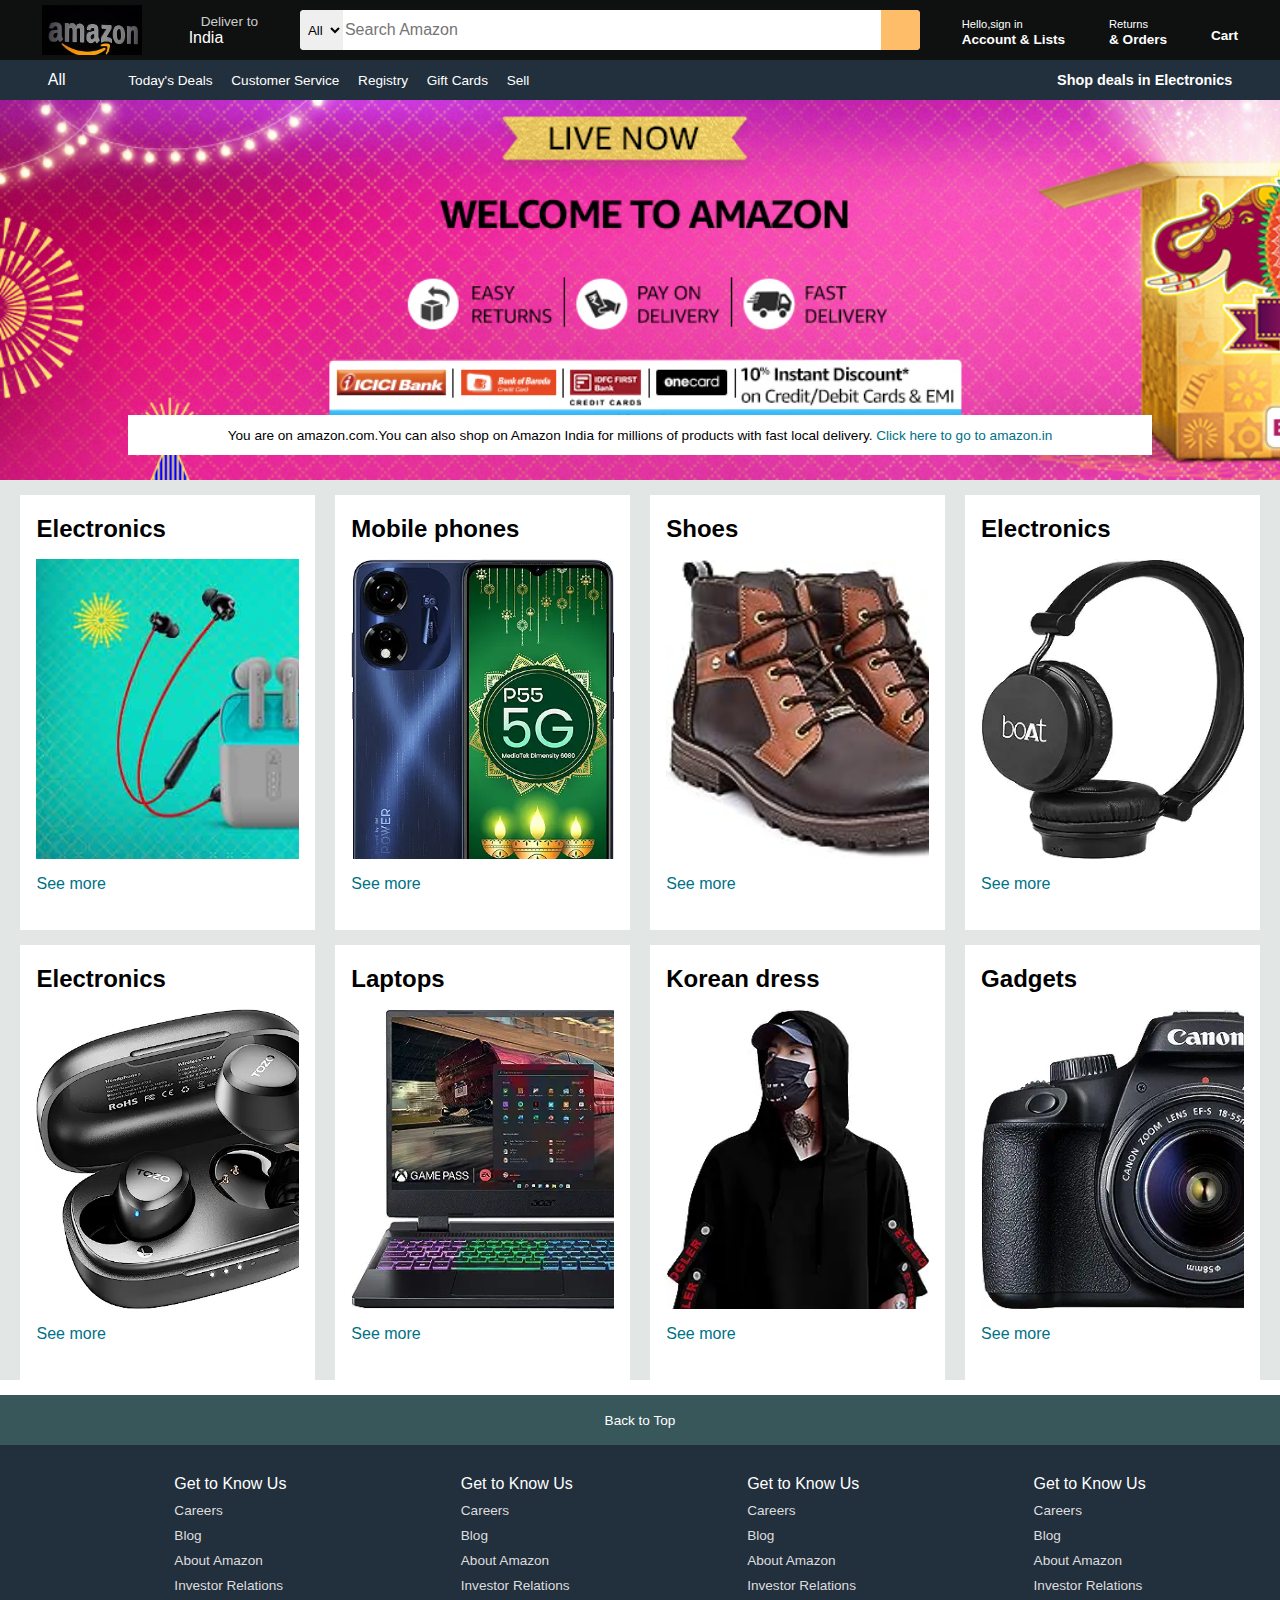
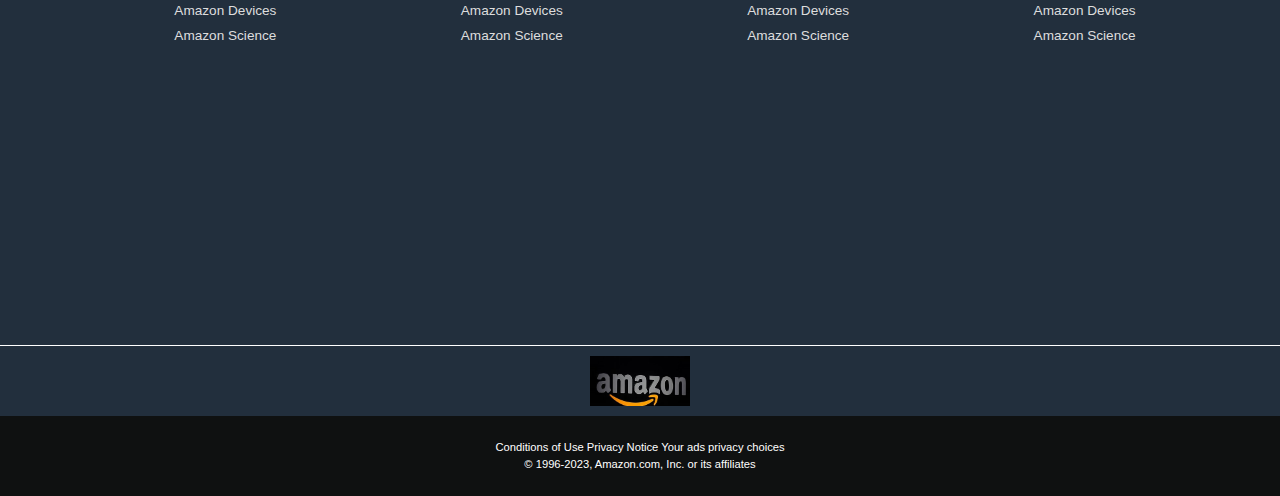
<file: html and css project/Amazon Clone/Amazon_clone.html>
<!DOCTYPE html>
<html lang="en">
  <head>
    <meta charset="UTF-8" />
    <meta name="viewport" content="width=device-width, initial-scale=1.0" />
    <title>Amazon</title>
    <link
      rel="stylesheet"
      href="https://cdnjs.cloudflare.com/ajax/libs/font-awesome/6.4.2/css/all.min.css"
      integrity="sha512-z3gLpd7yknf1YoNbCzqRKc4qyor8gaKU1qmn+CShxbuBusANI9QpRohGBreCFkKxLhei6S9CQXFEbbKuqLg0DA=="
      crossorigin="anonymous"
      referrerpolicy="no-referrer"
    />
    <link rel="stylesheet" href="Amazon_clone.css" />
  </head>
  <body>
    <header>
      <div class="navbar">
        <div class="nab-logo border">
        <div class="logo"></div>
        </div>
        <div class="nav-address border">
          <p class="add-first">Deliver to</p>
          <div class="add-icon">
            <i class="fa-solid fa-location-dot"></i>
            <p class="add-second">India</p>
          </div>
        </div>
        <div class="nav-search">
          <select class="search-select">
            <option value="">All</option>
          </select>
          <input placeholder="Search Amazon" class="search-input" />
          <div class="search-icon">
            <i class="fa-solid fa-magnifying-glass"></i>
          </div>
        </div>

        <div class="nav-signin border">
          <p><span>Hello,sign in</span></p>
          <p class="nav-second">Account & Lists</p>
        </div>
        <div class="nav-return border">
          <p><span>Returns</span></p>
          <p class="nav-second">& Orders</p>
        </div>

        <div class="nav-cart border">
          <i class="fa-solid fa-cart-shopping"></i>
          Cart
        </div>
      </div>

      <div class="panel">
        <div class="panel-all">
          <i class="fa-solid fa-bars"></i>
          All
        </div>
        <div class="panel-ops">
          <p>Today's Deals</p>
          <p>Customer Service</p>
          <p>Registry</p>
          <p>Gift Cards</p>
          <p>Sell</p>
        </div>
        <div class="panel-deals">Shop deals in Electronics</div>
      </div>
    </header>
    <div class="hero-section">
      <div class="hero-message">
        <p>
          You are on amazon.com.You can also shop on Amazon India for millions
          of products with fast local delivery.
          <a>Click here to go to amazon.in</a>
        </p>
      </div>
    </div>

    <div class="shop-section">
      <div class="box1 box">
        <div class="box-content">
          <h2>Electronics</h2>
          <div class="box-image" style="background-image: url(box1.jpg)"></div>
          <p>See more</p>
        </div>
      </div>
      <div class="box2 box">
        <div class="box-content">
          <h2>Mobile phones</h2>
          <div class="box-image" style="background-image: url(box2.webp)"></div>
          <p>See more</p>
        </div>
      </div>
      <div class="box3 box">
        <div class="box-content">
          <h2>Shoes</h2>
          <div class="box-image" style="background-image: url(box3.jpg)"></div>
          <p>See more</p>
        </div>
      </div>
      <div class="box4 box">
        <div class="box-content">
          <h2>Electronics</h2>
          <div class="box-image" style="background-image: url(box4.webp)"></div>
          <p>See more</p>
        </div>
      </div>
      <div class="box1 box">
        <div class="box-content">
          <h2>Electronics</h2>
          <div class="box-image" style="background-image: url(box5.webp)"></div>
          <p>See more</p>
        </div>
      </div>
      <div class="box2 box">
        <div class="box-content">
          <h2>Laptops</h2>
          <div class="box-image" style="background-image: url(box6.webp)"></div>
          <p>See more</p>
        </div>
      </div>
      <div class="box3 box">
        <div class="box-content">
          <h2>Korean dress</h2>
          <div class="box-image" style="background-image: url(box7.webp)"></div>
          <p>See more</p>
        </div>
      </div>
      <div class="box4 box">
        <div class="box-content">
          <h2>Gadgets</h2>
          <div class="box-image" style="background-image: url(box8.webp)"></div>
          <p>See more</p>
        </div>
      </div>
    </div>

    <footer>
      <div class="foot-panel1">Back to Top</div>
      <div class="foot-panel2">
        <ul>
          <p>Get to Know Us</p>
          <a>Careers</a>
          <a>Blog</a>
          <a>About Amazon</a>
          <a>Investor Relations</a>
          <a>Amazon Devices</a>
          <a>Amazon Science</a>
        </ul>
        <ul>
          <p>Get to Know Us</p>
          <a>Careers</a>
          <a>Blog</a>
          <a>About Amazon</a>
          <a>Investor Relations</a>
          <a>Amazon Devices</a>
          <a>Amazon Science</a>
        </ul>
        <ul>
          <p>Get to Know Us</p>
          <a>Careers</a>
          <a>Blog</a>
          <a>About Amazon</a>
          <a>Investor Relations</a>
          <a>Amazon Devices</a>
          <a>Amazon Science</a>
        </ul>
        <ul>
          <p>Get to Know Us</p>
          <a>Careers</a>
          <a>Blog</a>
          <a>About Amazon</a>
          <a>Investor Relations</a>
          <a>Amazon Devices</a>
          <a>Amazon Science</a>
        </ul>
      </div>
      <div class="foot-panel3">
        <div class="logo"></div>
      </div>

      <div class="foot-panel4">
        <div class="pages">
          <a> Conditions of Use</a>
          <a>Privacy Notice</a>
          <a>Your ads privacy choices</a>
        </div>
        <div class="copyright">
          © 1996-2023, Amazon.com, Inc. or its affiliates
        </div>
      </div>
    </footer>
  </body>
</html>
</file>
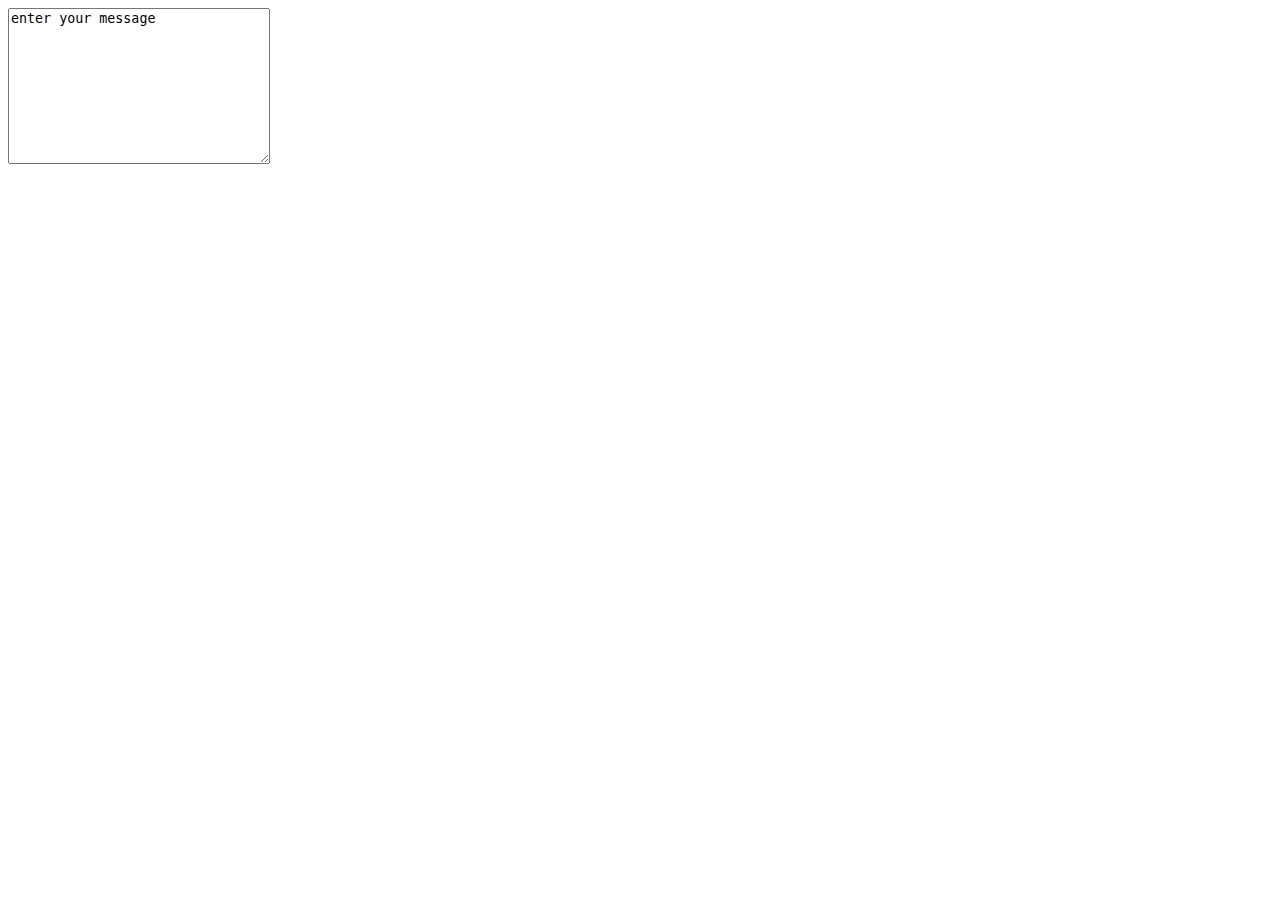
<file: html and css project/Flipkart clone/practice.html>
<!DOCTYPE html>
<html lang="en">
<head>
    <meta charset="UTF-8">
    <meta name="viewport" content="width=device-width, initial-scale=1.0">
    <title>Table</title>
</head>
<body>
   <textarea name="" id="" cols="30" rows="10" placeholder="enter your message bro">enter your message</textarea>
</body>
</html>
</file>
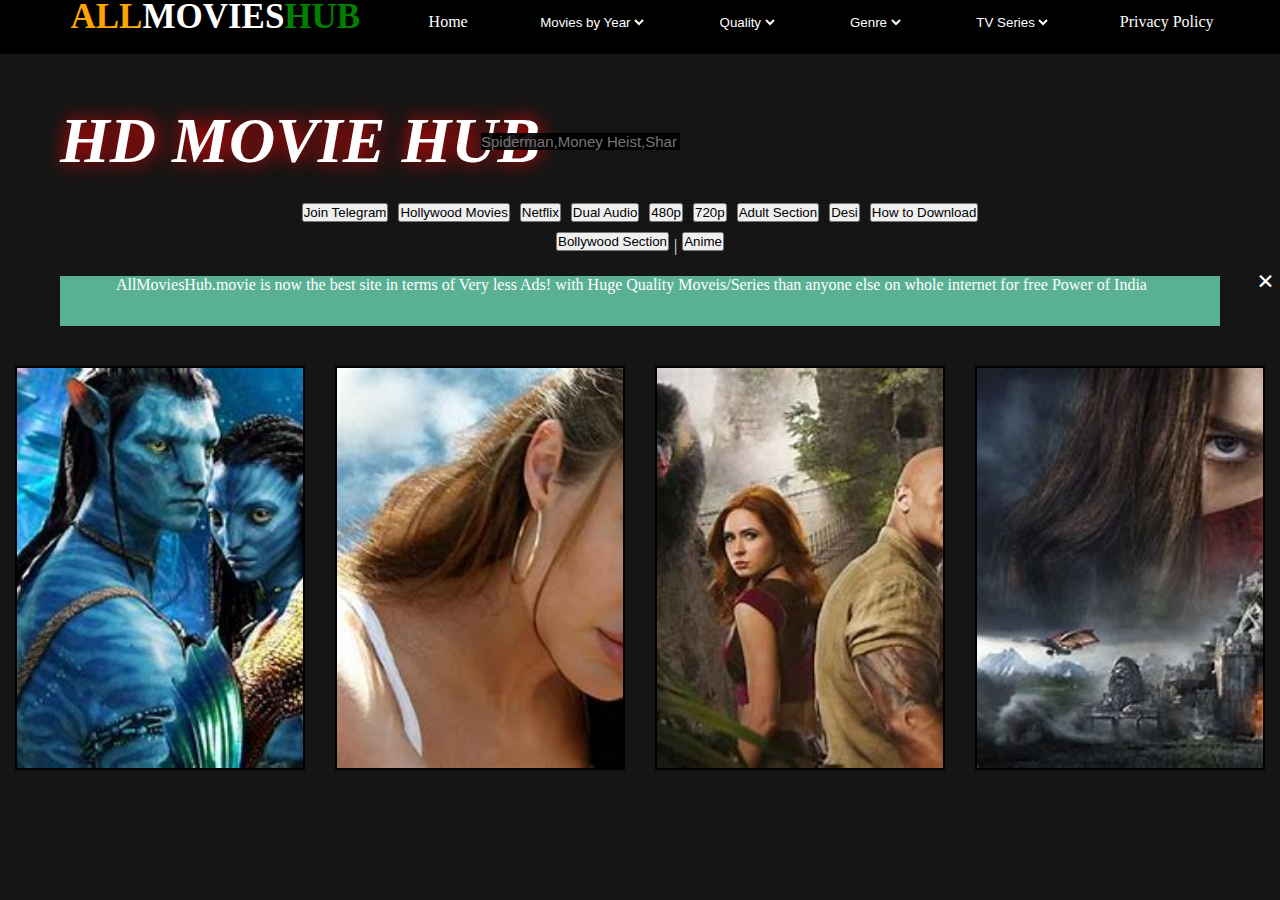
<file: html and css project/hd_movie_hub clone/hd_movie_hub.html>
<!DOCTYPE html>
<html lang="en">
  <head>
    <meta charset="UTF-8" />
    <meta name="viewport" content="width=device-width, initial-scale=1.0" />
    <title>Document</title>
  </head>
  <!-- bootstrap link -->
  <link
  href="https://cdn.jsdelivr.net/npm/bootstrap@5.2.2/dist/css/bootstrap.min.css"
  rel="stylesheet"
  integrity="sha384-Zenh87qX5JnK2Jl0vWa8Ck2rdkQ2Bzep5IDxbcnCeuOxjzrPF/et3URy9Bv1WTRi"
  crossorigin="anonymous"
/>
<!-- font-awesome link -->
  <link
    rel="stylesheet"
    href="https://cdnjs.cloudflare.com/ajax/libs/font-awesome/6.4.2/css/all.min.css"
    integrity="sha512-z3gLpd7yknf1YoNbCzqRKc4qyor8gaKU1qmn+CShxbuBusANI9QpRohGBreCFkKxLhei6S9CQXFEbbKuqLg0DA=="
    crossorigin="anonymous"
    referrerpolicy="no-referrer"
  />
  <link rel="stylesheet" href="hd_movie_hub.css" />
  <body>
    <header>
      <div class="navbar">
        <div class="logo">
          <h1 class="ALL">ALL</h1>
          <h1 class="MOVIES">MOVIES</h1>
          <h1 class="HUB">HUB</h1>
        </div>
        <p class="p">Home</p>
        <p class="p">
          <select>
            <option>Movies by Year</option>
          </select>
        </p>
        <p class="p">
          <select>
            <option>Quality</option>
          </select>
        </p>
        <p class="p">
          <select>
            <option>Genre</option>
          </select>
        </p>
        <p class="p">
          <select>
            <option>TV Series</option>
          </select>
        </p>
        <p class="p">Privacy Policy</p>
      </div>
    </header>
    <div class="label-2">
      <div class="large-title">
        <h1>HD MOVIE HUB</h1>
      </div>
      <div class="search">
        <i class="fa-solid fa-magnifying-glass"></i>
        <input type="text" placeholder="Spiderman,Money Heist,Shar" />
      </div>
    </div>
    <div class="btn-first-row">
      <button type="button" class="btn btn-primary">Join Telegram</button>
      <button type="button" class="btn btn-warning">Hollywood Movies</button>
      <button type="button" class="btn btn-warning">Netflix</button>
      <button type="button" class="btn btn-light">Dual Audio</button>
      <button type="button" class="btn btn-light">480p</button>
      <button type="button" class="btn btn-light">720p</button>
      <button type="button" class="btn btn-light">Adult Section</button>
      <button type="button" class="btn btn-success">Desi</button>
      <button type="button" class="btn btn-success">How to Download</button>
    </div>
    <div class="btn-first-row">
        <button type="button" class="btn btn-light">Bollywood Section</button>
        <p>|</p>
        <button type="button" class="btn btn-light">Anime</button>
    </div>
    <div class="label-3">
        <p>AllMoviesHub.movie is now the best site in terms of Very less Ads! with Huge Quality Moveis/Series than anyone else on whole internet for free Power of India</p>
        <span class="close">&times;</span>    
    </div>
    <div class="label-4">
        <div class="box box1"></div>
        <div class="box box2"></div>
        <div class="box box3"></div>
        <div class="box box4"></div>
    </div>
  </body>
</html>
</file>
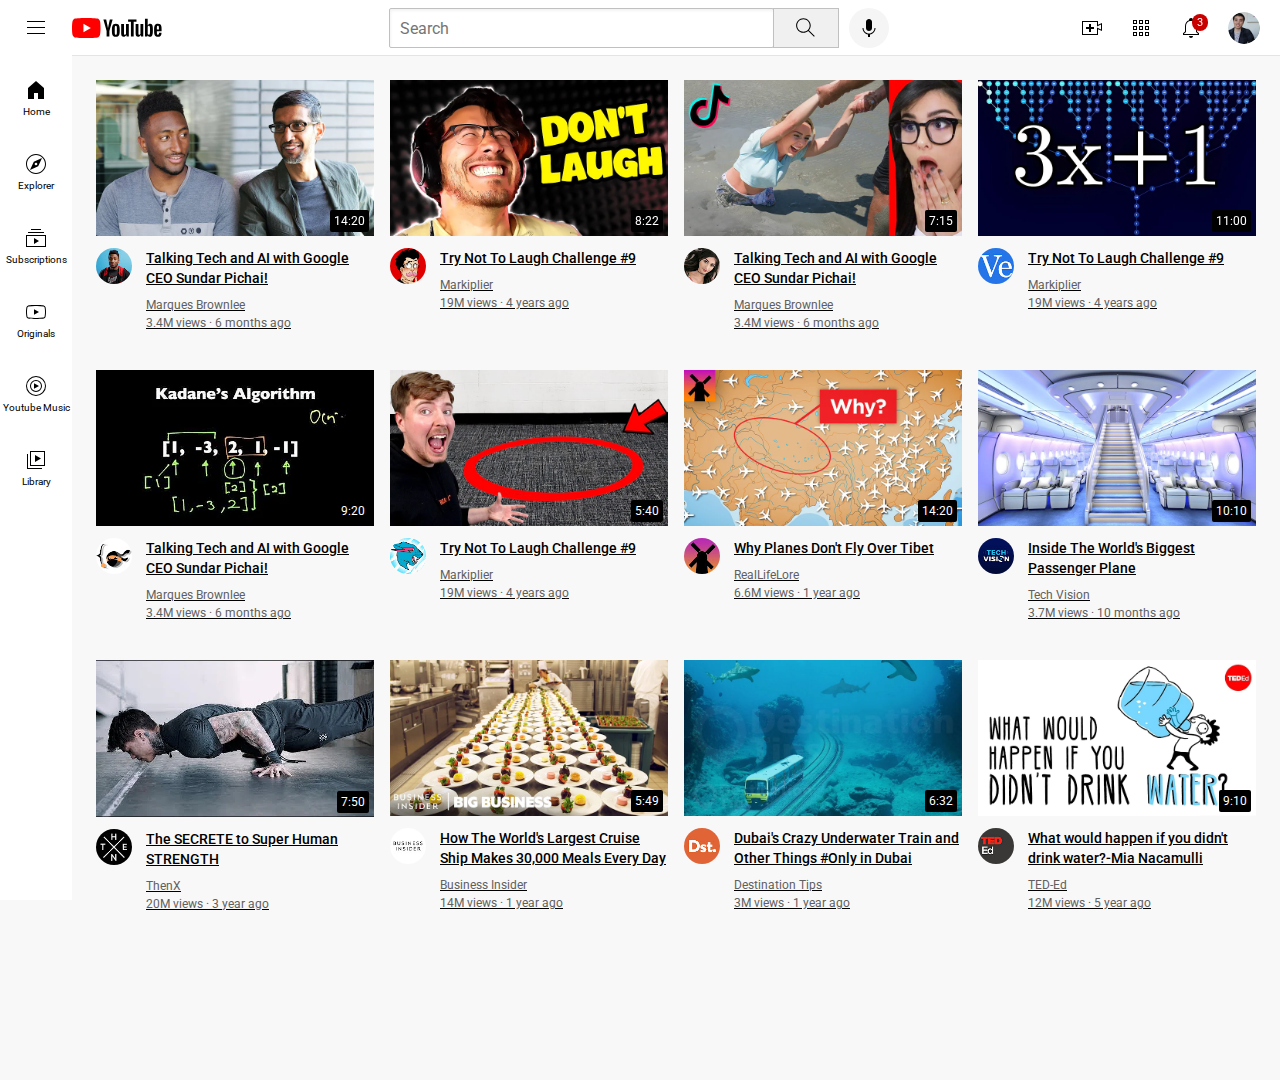
<file: html and css project/Youtube Clone/youtube.html>
<!DOCTYPE html>
<html lang="en">
  <head>
    <meta charset="UTF-8" />
    <meta name="viewport" content="width=device-width, initial-scale=1.0" />
    <title>youtube.com clone</title>
    <link rel="stylesheet" href="youtube.css" />
    <link rel="preconnect" href="https://fonts.googleapis.com" />
    <link rel="preconnect" href="https://fonts.gstatic.com" crossorigin />
    <link
      href="https://fonts.googleapis.com/css2?family=Roboto:wght@400;500;700&display=swap"
      rel="stylesheet"
    />
  </head>
  <body style="height: 1000px;">
    <header class="header">
      <div class="left_section">
        <img class="hamburger-menu" src="image/hamburger-menu.svg" alt="">
        <img class="youtube-logo" src="image/youtube-logo.svg" alt="">
      </div>
      <div class="middle_section">
        <input class="search_bar" type="text" placeholder="Search" />
        <button class="search_button">
          <img class="search_icon" src="image/search.svg" alt="">
          <div class="tool_tip">Search</div>
        </button>
        <button class="voice_search_button">
          <img class="voice_search_icon" src="image/voice-search-icon.svg" alt="">
          <div class="tool_tip">Search with your voice</div>
        </button>
      </div>
      <div class="right_section">
        <div class="upload_icon_container">
          <img class="upload_icon" src="image/upload.svg" alt="">
          <div class="tool_tip">Create</div>
        </div>
        <div class="youtube_apps_icon_container">
          <img class="youtube_apps_icon" src="image/youtube-apps.svg" alt="">
          <div class="tool_tip">YouTube apps</div>
        </div>
        <div class="notification_icon_container">
          <img class="notification_icon" src="image/notifications.svg" alt="">
          <div class="notifications_count">3</div>
          <div class="tool_tip">Notifications</div>
        </div>
          <img class="current_user_picture" src="image/my-channel.jpeg" alt=""> 
      </div>
    </header>
    
    <nav class="sidebar">
      <div class="sidebar_link">
        <img src="image/home.svg" alt="">
        <div>Home</div>
      </div>
      <div class="sidebar_link">
        <img src="image/explore.svg" alt="">
        <div>Explorer</div>
      </div>
      <div class="sidebar_link">
        <img src="image/subscriptions.svg" alt="">
        <div>Subscriptions</div>
      </div>
      <div class="sidebar_link">
        <img src="image/originals.svg" alt="">
        <div>Originals</div>
      </div>
      <div class="sidebar_link">
        <img src="image/youtube-music.svg" alt="">
        <div>Youtube Music</div>
      </div>
      <div class="sidebar_link">
        <img src="image/library.svg" alt="">
        <div>Library</div>
      </div>
    </nav>
    <main>
      <section class="video_grid">
        <div class="video_preview">
          <div class="thumbnail_row">
            <img class="thumbnail" src="image/thumbnail-1.webp" alt="" />
            <div class="video_time">14:20</div>
          </div>
          <div class="video_info_grid">
            <div class="channel_picture">
              <img class="profile_picture" src="image/channel-1.jpeg" alt="" />
            </div>
            <div class="video_info">
              <p class="video_title">
                Talking Tech and AI with Google CEO Sundar Pichai!
              </p>
              <p class="video_author">Marques Brownlee</p>
              <p class="video_stats">3.4M views · 6 months ago</p>
            </div>
          </div>
        </div>
  
        <div class="video_preview">
          <div class="thumbnail_row">
            <img class="thumbnail" src="image/thumbnail-2.webp" alt="" />
            <div class="video_time">8:22</div>
          </div>
          <div class="video_info_grid">
            <div class="channel_picture">
              <img class="profile_picture" src="image/channel-2.jpeg" alt="" />
            </div>
            <div class="video_info">
              <p class="video_title">Try Not To Laugh Challenge #9</p>
              <p class="video_author">Markiplier</p>
              <p class="video_stats">19M views · 4 years ago</p>
            </div>
          </div>
        </div>
  
        <div class="video_preview">
          <div class="thumbnail_row">
            <img class="thumbnail" src="image/thumbnail-3.webp" alt="" />
            <div class="video_time">7:15</div>
          </div>
          <div class="video_info_grid">
            <div class="channel_picture">
              <img class="profile_picture" src="image/channel-3.jpeg" alt="" />
            </div>
            <div class="video_info">
              <p class="video_title">
                Talking Tech and AI with Google CEO Sundar Pichai!
              </p>
              <p class="video_author">Marques Brownlee</p>
              <p class="video_stats">3.4M views · 6 months ago</p>
            </div>
          </div>
        </div>
  
        <div class="video_preview">
          <div class="thumbnail_row">
            <img class="thumbnail" src="image/thumbnail-4.webp" alt="" />
            <div class="video_time">11:00</div>
          </div>
          <div class="video_info_grid">
            <div class="channel_picture">
              <img class="profile_picture" src="image/channel-4.jpeg" alt="" />
            </div>
            <div class="video_info">
              <p class="video_title">Try Not To Laugh Challenge #9</p>
              <p class="video_author">Markiplier</p>
              <p class="video_stats">19M views · 4 years ago</p>
            </div>
          </div>
        </div>
  
        <div class="video_preview">
          <div class="thumbnail_row">
            <img class="thumbnail" src="image/thumbnail-5.webp" alt="" />
            <div class="video_time">9:20</div>
          </div>
          <div class="video_info_grid">
            <div class="channel_picture">
              <img class="profile_picture" src="image/channel-5.jpeg" alt="" />
            </div>
            <div class="video_info">
              <p class="video_title">
                Talking Tech and AI with Google CEO Sundar Pichai!
              </p>
              <p class="video_author">Marques Brownlee</p>
              <p class="video_stats">3.4M views · 6 months ago</p>
            </div>
          </div>
        </div>
  
        <div class="video_preview">
          <div class="thumbnail_row">
            <img class="thumbnail" src="image/thumbnail-6.webp" alt="" />
            <div class="video_time">5:40</div>
          </div>
          <div class="video_info_grid">
            <div class="channel_picture">
              <img class="profile_picture" src="image/channel-6.jpeg" alt="" />
            </div>
            <div class="video_info">
              <p class="video_title">Try Not To Laugh Challenge #9</p>
              <p class="video_author">Markiplier</p>
              <p class="video_stats">19M views · 4 years ago</p>
            </div>
          </div>
        </div>

        <div class="video_preview">
          <div class="thumbnail_row">
            <img class="thumbnail" src="image/thumbnail-7.webp" alt="" />
            <div class="video_time">14:20</div>
          </div>
          <div class="video_info_grid">
            <div class="channel_picture">
              <img class="profile_picture" src="image/channel-7.jpeg" alt="" />
            </div>
            <div class="video_info">
              <p class="video_title">
                Why Planes Don't Fly Over Tibet
              </p>
              <p class="video_author">RealLifeLore</p>
              <p class="video_stats">6.6M views · 1 year ago</p>
            </div>
          </div>
        </div>

        <div class="video_preview">
          <div class="thumbnail_row">
            <img class="thumbnail" src="image/thumbnail-8.webp" alt="" />
            <div class="video_time">10:10</div>
          </div>
          <div class="video_info_grid">
            <div class="channel_picture">
              <img class="profile_picture" src="image/channel-8.jpeg" alt="" />
            </div>
            <div class="video_info">
              <p class="video_title">
                Inside The World's Biggest Passenger Plane
              </p>
              <p class="video_author">Tech Vision</p>
              <p class="video_stats">3.7M views · 10 months ago</p>
            </div>
          </div>
        </div>

        <div class="video_preview">
          <div class="thumbnail_row">
            <img class="thumbnail" src="image/thumbnail-9.webp" alt="" />
            <div class="video_time">7:50</div>
          </div>
          <div class="video_info_grid">
            <div class="channel_picture">
              <img class="profile_picture" src="image/channel-9.jpeg" alt="" />
            </div>
            <div class="video_info">
              <p class="video_title">
                The SECRETE to Super Human STRENGTH
              </p>
              <p class="video_author">ThenX</p>
              <p class="video_stats">20M views · 3 year ago</p>
            </div>
          </div>
        </div>

        <div class="video_preview">
          <div class="thumbnail_row">
            <img class="thumbnail" src="image/thumbnail-10.webp" alt="" />
            <div class="video_time">5:49</div>
          </div>
          <div class="video_info_grid">
            <div class="channel_picture">
              <img class="profile_picture" src="image/channel-10.jpeg" alt="" />
            </div>
            <div class="video_info">
              <p class="video_title">
                How The World's Largest Cruise Ship Makes 30,000 Meals Every Day
              </p>
              <p class="video_author">Business Insider</p>
              <p class="video_stats">14M views · 1 year ago</p>
            </div>
          </div>
        </div>

        <div class="video_preview">
          <div class="thumbnail_row">
            <img class="thumbnail" src="image/thumbnail-11.webp" alt="" />
            <div class="video_time">6:32</div>
          </div>
          <div class="video_info_grid">
            <div class="channel_picture">
              <img class="profile_picture" src="image/channel-11.jpeg" alt="" />
            </div>
            <div class="video_info">
              <p class="video_title">
                Dubai's Crazy Underwater Train and Other Things #Only in Dubai
              </p>
              <p class="video_author">Destination Tips</p>
              <p class="video_stats">3M views · 1 year ago</p>
            </div>
          </div>
        </div>

        <div class="video_preview">
          <div class="thumbnail_row">
            <img class="thumbnail" src="image/thumbnail-12.webp" alt="" />
            <div class="video_time">9:10</div>
          </div>
          <div class="video_info_grid">
            <div class="channel_picture">
              <img class="profile_picture" src="image/channel-12.jpeg" alt="" />
            </div>
            <div class="video_info">
              <p class="video_title">
                What would happen if you didn't drink water?-Mia Nacamulli
              </p>
              <p class="video_author">TED-Ed</p>
              <p class="video_stats">12M views · 5 year ago</p>
            </div>
          </div>
        </div>
      </section>
    </main>
  </body>
</html>
</file>
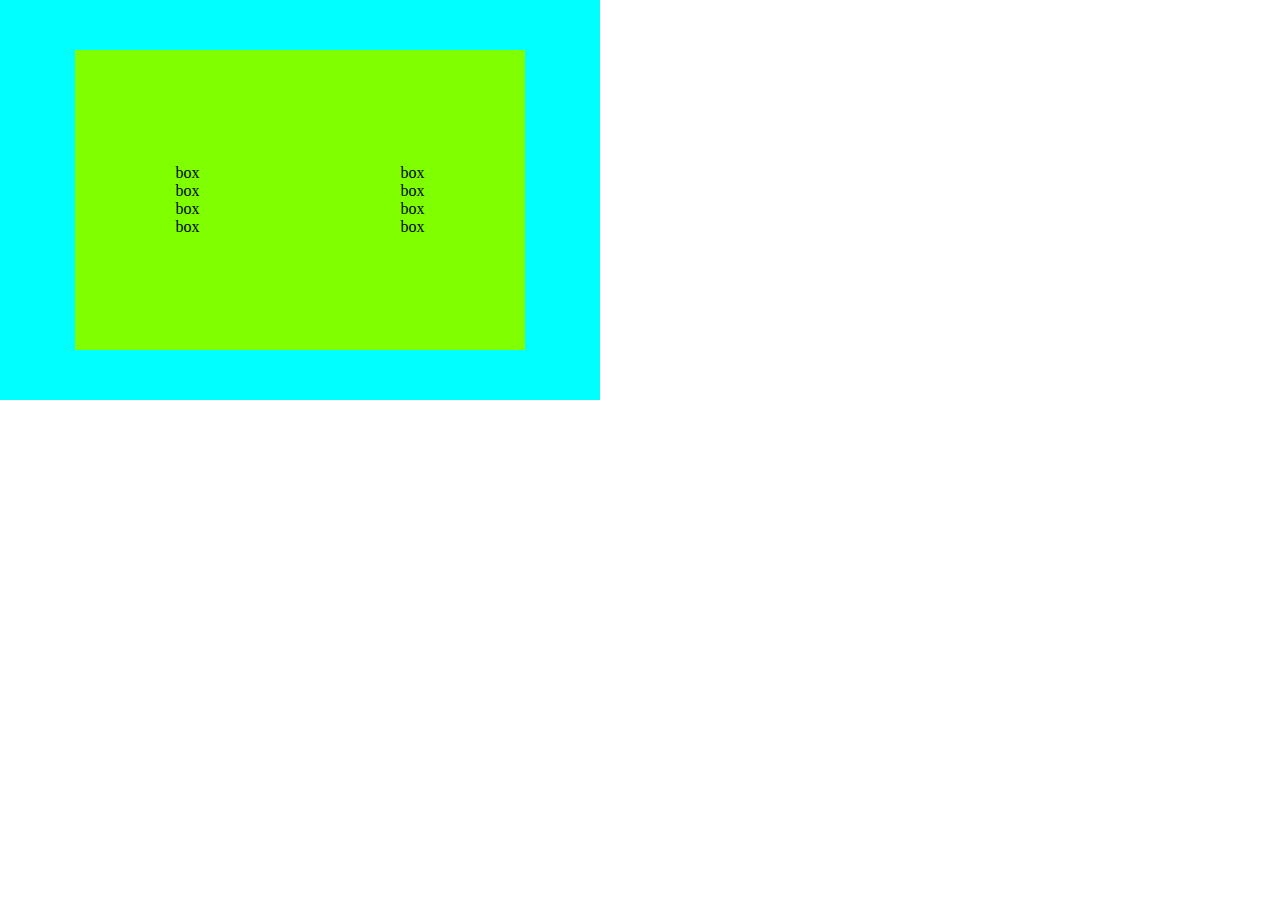
<file: javascript projects/Atm/practice.html>
<!DOCTYPE html>
<html lang="en">
<head>
    <meta charset="UTF-8">
    <meta name="viewport" content="width=device-width, initial-scale=1.0">
    <title>Document</title>
    <link rel="stylesheet" href="practice.css">
</head>
<body>
    <div class="outerbox">
    <div class="innerbox">
        <ul>
        <p>box</p>
        <p>box</p>
        <p>box</p>
        <p>box</p>
        </ul>
        <ul>
            <p>box</p>
            <p>box</p>
            <p>box</p>
            <p>box</p>
        </ul>
        
</div>
</div>
    
</body>
</html>
</file>
<file: html and css project/Flipkart clone/style.css>
*{
    margin: 0;
    padding: 0;
    box-sizing: border-box;
}
body{
    background-color: rgba(238, 229, 229, 0.416);
}
header{
    height: 67px;
    width:100%;
    background-color: white;
    padding: 8px 16px;

}
.container{
    display: flex;
    justify-content: space-evenly;
    align-items: center;
}
.logo{
    height: 45px;
    width:156px;
    display: flex;
    gap: 30px;
}
.logo a{
    font-size: 24px;
    align-self:center;
}
.logo img{
    height:50px;
    width: 160px;
}
.input-text input{
    height: 50px;
    width:550px;
    border: none;
    outline: none;
    background-color: #cbe2f2;
    font-size: 22px;
    border-radius: 0px 10px 10px 0px;
   
}
.input-section{
    display: flex;
}
.glass{
    height: 50px;
    width: 44px;
    background-color: #cbe2f2;
    display: flex;
    align-items: center;
    justify-content: center;
    border-radius: 10px 0px 0px 10px;
}
.glass i{
    font-size: 24px;
}
.container-2{
    gap: 25px;
}
.login{
    display: flex;
    justify-content: center;
    align-items: center;
    gap: 8px;
    padding: 10px;
}
.login-profile img{
    height: 30px;
    width: 30px;
}
.login-text span{
    font-size: 24px;
}
.select-option select{
    border: none;
    margin-top: 6px;
    outline: none;
    transition: all 0.5s ease;

}
.select-option select:hover{
    transform: rotate(180deg);
    background-color: blue;  
}
.login:hover{
    background-color: blue;
    border-radius: 10px;
}
.cart{
    font-size: 24px;
}
.container-2{
    display: flex;
    align-items: center;
}
.home{
    font-size: 24px;
}
.vertical{
    height: 50px;
    width: 50px;
}
.vertical i{
    font-size: 24px;
    display: flex;
    justify-content: center;
    align-items: center;
    margin-top: 10px;
}

.vertical:hover{
    border: 1px solid gray;
    border-radius: 10px;
}
.top-recommend{
    margin-top: 20px;
    height: 180px;
    width: 88%;
    margin-left: 90px;
    background-color:#ffffff;
    display: flex;
    align-items: center;
}
.item-1{
    height: 180px;
    width: 140px;
    display: flex;
    align-items: center;
    justify-content: center;
    padding: 18px 18px 18px 30px;
    text-align: center;
}
.grocery{
    margin-left: 30px;
}
.hero-section{
    margin-top: 20px;
    height: 180px;
    width: 88%;
    position: relative;
    margin-left: 90px;
    background-color:#ffffff;
    /* display: flex; */
    /* align-items: center; */
    background: url(image/hero\ image\ 1.webp);
    background-size: cover;
    background-position: center;
    
}
.best-electronics{
    margin-top: 20px;
    height: 350px;
    width: 88%;
    margin-left: 90px;
    background-color:#ffffff;
    padding: 20px 20px;
}

.hero-text-angle{
    display: flex;
    align-items: center;
    justify-content: space-between;
}
.right-arrow{
    height: 30px;
    width: 30px;
    border-radius: 50%;
    background-color: blue;
    display: flex;
    align-items: center;
    justify-content: center;
}
.right-arrow i{
    font-size: 20px;
    color: white;
    align-self: center;
}
.box-container{
    display: flex;
    justify-content: space-evenly;
    margin-top: 15px;
    gap: 30px;
}
.box-block{
    height:250px;
    width: 180px;
    border: 1px solid rgb(188, 186, 186);
    border-radius: 8px;
    padding: 10px 10px 10px 10px ;
    text-align: center;
}
.image{
    height: 180px;
    width: 160px;
}
.image img{
    height: 150px;
    width: 142px;
}
.box-block span{
    font-size: 20px;
    font-weight: 200;
}
.box-block .price{
    font-weight: bold;
}
.beaty-food-toys{
    margin-top: 20px;
    height: 350px;
    width: 88%;
    margin-left: 90px;
    background-color:#ffffff;
    padding: 20px 20px;
}
.latest-summer-styles{
    margin-top: 20px;
    height: 450px;
    width: 88%;
    margin-left: 90px;
    background-color:#ffffff;
    padding: 20px 20px;
}
.box-container2{
    display: flex;
    justify-content: space-between;
    margin-top: 15px;
}
.box-block1{
    height:360px;
    width: 290px;
    border: 1px solid rgb(188, 186, 186);
    border-radius: 8px;
    padding-top: 15px;
}
.box-block1 .image{
    height: 270px;
    width: 290px;
    display: flex;
    justify-content: center;
    align-items: center;
}
.box-block1 .image img{
    height: 270px;
    width: 250px;
}
.box-block1 .price{
    color: green;
}
.span{
    margin: 20px;
    font-size: 20px;
    font-weight: 200;
    font-weight: bold;
}
.festive-specials{
    margin-top: 20px;
    height: 450px;
    width: 88%;
    margin-left: 90px;
    background-color:#ffffff;
    padding: 20px 20px;
}
.top-stories{
    margin-top: 20px;
    height: 540px;
    background-color:#ffffff;
    padding: 20px 20px;
}
.top-stories h2{
    font-weight:550;
}
.top-stories span{
    font-size: 18px;
}
footer{
    background-color: rgb(26, 25, 25); 
}
.footer-content1{
    display: flex;
    justify-content: space-evenly;
    /* text-align: left; */
    /* margin-left:-290px; */
}
.about h3,.group-companies h3,.Help h3{
    color:grey;
    margin-top: 50px;
    font-size: 20px;

}
.about p,.group-companies p,.Help p{
    color: #ffffff;
}
.para{
    margin-top: 30px;
}
</file>
<file: javascript projects/Atm/style.css>
*{
    margin: 0;
    padding: 0;
    box-sizing: border-box;
}

body{
    width: 100%;
    height: 100vh;
    display: flex;
    justify-content: center;
    align-items:center; 
    flex-direction: column;
}
.heading{
    font-weight: bold;
    background-color:#5F374B;
    color: #ffffff;
    border-radius: 8px;
    margin-bottom: 5px;
}
.outer-box{
    margin-top: 0px;
    height: 800px;
    width: 600px;
    background-color: rgb(61, 61, 61);
    border-radius: 10px;
    display: flex;
    justify-content: space-evenly;
    align-items: center;
    
}
.inner-box1{
    height:350px;
    width: 400px;
    border-radius: 10px;
    background-color: rgb(43, 42, 42);
    display: flex;
    justify-content: center;
    align-items: center;
    box-shadow: 0px 8px 15px rgb(162, 154, 154);

}
.inner-box2{
    height: 300px;
    width: 350px;
    border-radius: 10px;
    background-color:rgb(53, 53, 198);
    display: flex;
    justify-content:center;
    align-items: center;
}
.pin{
    color: #ffffff;
    text-align: center;
}
.pin h2{
    /* margin-bottom: 10px;
    font-weight: 500; */
    /* display: none; */
    position: relative;
    font-weight: 500;
    margin-right: 370px;
    margin-bottom: 10px;
}
.pin input{
    background:transparent;
    border: none;
    border: 2px solid white;
    border-radius: 20px;
    outline: none;
    padding: 15px ;
    font-size: 18px;
    color: #ffffff;
    font-weight: 500;
    margin-bottom: 100px;
    /* display: none; */
    margin-right: 370px;
}
.btn-left{
    height: 50px;
    width: 80px;
    border-radius: 10px;
    background-color: rgb(43, 42, 42);
    color: #ffffff;
    box-shadow: -6px -6px 15px  rgb(162, 154, 154);
    cursor: pointer;
    font-size: 24px;
}
.btn-right{
    height: 50px;
    width: 80px;
    border-radius: 10px;
    background-color: rgb(43, 42, 42);
    color: #ffffff;
    box-shadow: 6px  -6px 15px  rgb(162, 154, 154);
    cursor: pointer;
    font-size: 24px;
}
.lower-box{
    height: 250px;
    width: 500px;
    background-color: gray;
    border-radius: 0px 0px 10px 10px  ;
    display: flex;
    align-items: center;
    justify-content: center;
}
.lower-part{
    height: 450px;
    width: 600px;
    display: flex;
    justify-content: space-evenly; 
}

.button{
    color: #ffffff;
    padding: 15px 24px ;
    margin: 3px;
    border: none;
    border-radius: 10px;
    width: 100px ;
    height: 50px;
    background-color: rgb(43, 42, 42);
    box-shadow: -8px -8px 15px rgba(255, 255, 255, 0.5);
    cursor: pointer;
    font-size: 16px;
    text-align: center;
}
#cancel{
    background-color: red;
}
#clear{
    background-color: rgb(192, 192, 67);
}
#enter{
    background-color: green;
}
.display{
    height: 300px;
    width: 350px;
    border-radius: 10px;
    
    background-color: darkgreen;
    background-size: cover;
}
.globe{
    position: relative;
    margin-top: 30px;
    height: 220px;
    width: 220px;
    /* background: url(image/globe.png); */
    opacity: 0.5;
    /* display: none; */
    margin-right: 155px;
    animation: animate 10s ease-in 0s infinite normal;
}
@keyframes animate{
    from{
        background: url(image/globe.png);
        background-size: cover;
    }
    to{
        background:url(image/globe3.webp);
        background-size: cover;
    }
}
.globe_box{
    height: 100px;
    width: 400px;
    display: flex;
    justify-content: center;
    /* align-items: center; */
}
.h2_text{
    position: relative;
    font-size: 24px;
    top: 20px;
    right: 5px;
}
.transaction{
    height: 300px;
    width: 370px;
    display: flex;
    justify-content: space-between;
    align-items: center;
    gap: 120px;
    /* display: none; */
}
.trans-btn1{
    background-color: #ffffff;
    margin: 15px;
    text-align: left;
    padding: 15px 20px;
    border-radius: 10px 0px 10px 0px;
    border: none;
    width: 100px;
    /*  */
    margin-left: 321px;
}
.trans-btn2{
    background-color: #ffffff;
    margin: 15px;
    text-align: right;
    padding: 15px 20px;
    border-radius: 0px 10px 0px 10px;
    border: none;
    width: 100px;
}
@media screen and (max-width:615px) {
    .outer-box{
        height:450px;
        width: 400px;
    }
    .inner-box1 {
        height:250px;
        width: 280px;
    }
    .inner-box2 {
        height: 220px;
        width: 250px;
    }
    .btn-left {
        width: 50px;
        height: 40px;
    }
    .btn-right {
        width: 50px;
        height: 40px;
    }
    .pin input {
        padding: 8px;
        font-size: 12px;
        font-weight: 300;
        /* margin-left: 85px; */
    }
    .pin h2 {
        font-weight: 300;
        font-size: 18px;
        /* margin-left: 85px; */
    }
    .button {
        padding: 15px 15px;
        /* margin: 3px; */
        width: 70px;
        height: 40px;
        font-size: 12px;
        box-shadow: -6px -6px 8px rgba(255, 255, 255, 0.3);
    }
    .lower-box {
        height: 220px;
        width: 350px;
    }
    .trans-btn1 {
        margin: 10px;
        text-align: left;
        padding: 10px 13px;
        width: 80px;
        font-size: 12px;
    }
    .trans-btn2{
        margin: 10px;
        text-align: right;
        padding: 10px 13px;
        width: 80px;
        font-size: 12px;
    }
    .transaction{
        height: 220px;
        width: 10px;
        gap: 70px;
        margin-left:275px;
    }
    .h2_text {
        font-size: 18px;
        top: 40px;
        left: 40px;
    }
    .globe {
        /* position: relative; */
        margin-top: 40px;
        height: 150px;
        width: 150px;
        opacity: 0.5;
    }
}
</file>
<file: javascript projects/Coffee website/style.css>
:root{
    --main-color:#d3ad7f;
    --black:#13131a;
    --bg:#010103;
    --border:.1rem solid rgba(255,255,255,.3)
}

*{
    margin: 0;
    padding: 0;
    font-family: sans-serif;
    box-sizing: border-box;
    outline: none;
    border: none;
    text-decoration: none;
    text-transform: capitalize;
    transition: .2s linear;
}
html{
    font-size: 62.5%;
    overflow-x: hidden;
    scroll-padding-top: 9rem;
    scroll-behavior: smooth;
}
html::-webkit-scrollbar{
    width:  .8rem;
}
html::-webkit-scrollbar-track{
    background:transparent;
}
html::-webkit-scrollbar-thumb{
    background-color: #fff;
    border-radius: 5rem;
}
body{
    background: var(--bg);
}
section{
    padding: 2rem 7%;
}
.heading{
    text-align: center;
    color: #fff;
    text-transform: uppercase;
    padding-bottom: 3.5rem;
    font-size: 4rem;
}
.heading span{
    color: var(--main-color);
    text-transform: uppercase;
}
.btn{
    margin-top: 1rem;
    display: inline-block;
    padding: .9rem 3rem;
    font-size: 1.7rem;
    color: #fff;
    background: var(--main-color);
    cursor: pointer;
}
.btn:hover{
    letter-spacing: .2rem;
}
.header{
    background: var(--bg);
    display: flex;
    align-items: center;
    justify-content: space-between;
    padding: 1.5rem 7%;
    border-bottom: var(--border);
    position: fixed;
    top: 0;left: 0;right: 0;
    z-index: 1000;
}
.header .logo img{
    height: 6rem;
    width: 6rem;
    border-radius: 50%;
}
.header .navbar a{
    margin: 0 1rem;
    font-size: 1.6rem;
    color: #fff;
}
.header .navbar a:hover{
    color: var(--main-color);
    border-bottom: .1rem solid var(--main-color);
    padding-bottom: .5rem;
}
.header .icons div{
    color: #fff;
    cursor: pointer;
    font-size: 2rem;
    margin-left: 2rem;
}
.header .icons div:hover{
    color: var(--main-color);
}
#menu-btn{
    display: none;
}
.header .search-form{
    position: absolute;
    top: 115%; right: 7%;
    background: #fff;
    width: 50rem;
    height: 5rem;
    display: flex;
    align-items: center;
    transform: scaleY(0);
    transform-origin: top;
}
.header .search-form .active{
    transform: scaleY(1);
}
.header .search-form input{
    height: 100%;
    width: 100%;
    font-size: 1.6rem;
    color: var(--black);
    padding: 1rem;
    text-transform: none;
}
.header .search-form label{
    cursor: pointer;
    font-size: 2.2rem;
    margin-right: 1.5rem;
    color: var(--black);
}
.header .search-form label:hover{
    color: var(--main-color);
}
.header .cart-items-container{
    position: absolute;
    top: 100%; right:-100%;
    height: calc(100vh - 9.5rem);
    width: 35rem;
    background: #fff;
    padding: 0 1.5rem;
}
.header .cart-items-container .active{
    right: 0;
}
/* .active1{
    right: 0;
} */
.header .cart-items-container .cart-item{
    position: relative;
    margin: 2rem 0;
    display: flex;
    align-items: center;
    gap: 1.5rem;
}
.header .cart-items-container .cart-item .fa-times{
    position: absolute;
    top: 1rem; right: 1rem;
    font-size: 2rem;
    cursor: pointer;
    color: var(--black);
}
.header .cart-items-container .cart-item .fa-times:hover{
    color: var(--main-color);
}
.header .cart-items-container .cart-item img{
    height: 7rem;
}
.header .cart-items-container .cart-item .content h3{
    font-size: 2rem;
    color: var(--black);
    padding-bottom: .5rem;
}   
.header .cart-items-container .cart-item .content .price{
    font-size: 1.5rem;
    color: var(--main-color);
} 
.header .cart-items-container .btn{
    width: 100%;
    text-align: center;
}
.home{
    min-height: 100vh;
    display: flex;
    align-items: center;
    background:url(image/screen_img.jpg) no-repeat;
    background-size: cover;
    background-position: center;
}
.home .content{
    max-width: 60rem;
}
.home .content h3{
    font-size: 6rem;
    text-transform: uppercase;
    color: #fff;
}
.home .content p{
    font-size: 2rem;
    font-weight: lighter;
    line-height: 1.8;
    padding: 1rem 0;
    color: #eee;
}
.about.row{
   display: flex;
   align-items: center;
   background: var(--black);
   flex-wrap: wrap;
}
.about .row .image{
    flex:1 1 45rem;
}
.about .row .image img{
    width: 100%;
}
.about .row .content{
    flex:1 1 45rem;
    padding: 2rem;
}
.about.row.content h3{
    font-size: 3rem;
    color: #fff;
}
.about.row.content p{
    font-size: 1.6rem;
    color: #ccc;
    padding: 1rem 0;
    line-height: 1.8;
}

.menu .box-container{
    display: grid;
    grid-template-columns: repeat(auto-fit,minmax(30rem,1fr));
    gap: 1.5rem;
}
.menu .box-container .box{
    padding: 5rem;
    text-align: center;
    border: var(--border);
}
.menu .box-container .box img{
    height: 10rem;
}
.menu .box-container .box h3{
    color: #fff;
    font-size: 2rem;
    padding: 1rem 0;
}
.menu .box-container .box .price{
    color: #fff;
    font-size: 2.5rem;
    padding: 1rem 0;
}
.menu .box-container .box span{
    /* color: #fff; */
    font-size: 1.5rem;
    text-decoration: line-through;
    font-weight: lighter;
}
.menu .box-container .box:hover{
    background:#fff;
}
.menu .box-container .box:hover >*{
    color: var(--black);
}
.products .box-container{
    display: grid;
    grid-template-columns: repeat(auto-fit,minmax(30rem,1fr));
    gap: 1.5rem;
}
.products .box-container .box{
    text-align: center;
    border: var(--border);
    padding: 2rem;
}
.products .box-container .box .icons a{
    height: 5rem;
    width: 5rem;
    line-height: 5rem;
    font-size: 2rem;
    border: var(--border);
    color: #fff;
    margin: .3rem;
}
.products .box-container .box .icons a:hover{
    background: var(--main-color);
}
.products .box-container .box image img{
    height: 25rem;
}
.products .box-container .box .content h3{
    color: #fff;
    font-size: 2.5rem;
}
.products .box-container .box .content .stars{
    padding: 1.5rem;
}
.products .box-container .box .content .stars i{
    font-size: 1.7rem;
    color: var(--main-color);
}
.products .box-container .box .content .price{
    color: #fff;
    color: var(--main-color);
}
.products .box-container .box .content .price span{
    text-decoration: line-through;
    font-weight: lighter;
    font-size: 1.5rem;
}
.review .box-container .box .quote{
    height: 50px;
}
.review .box-container {
    display: grid;
    grid-template-columns: repeat(auto-fit,minmax(30rem,1fr));
    gap: 1.5rem;
}
.review .box-container .box{
    border: var(--border);
    text-align: center;
    padding: 3rem 2rem;
}
.review .box-container .box p{
    font-size: 1.5rem;
    line-height: 1.8;
    color: #ccc;
    padding: 2rem 0;
}
.review .box-container .box .user{
    height: 7rem;
    width: 7rem;
    border-radius: 50%;
    object-fit: cover;
}
.review .box-container .box h3{
    padding: 1rem 0;
    font-size: 2rem;
    color: #fff;
}
.review .box-container .box .stars{
    font-size: 1.5rem;
    color: var(--main-color);
}
.contact .row{
    display: flex;
    background: var(--black);
    flex-wrap: wrap;
    gap: 1.5rem;
}
.contact .row .map{
    flex:1 1 45rem;
    width: 100%;
    object-fit: cover;
}
.contact .row .form{
    flex:1 1 45rem;
    padding: 5rem 2rem;
    text-align: center;
}
.contact .row form h3{
    text-transform: uppercase;
    font-size: 3.5rem;
    color: #fff;
}
.contact .row form .inputBox{
    display: flex;
    align-items: center;
    margin-top: 2rem;
    margin-bottom: 2rem;
    background:var(--bg);
    border: var(--border);
}
.contact .row form .inputBox span{
    color: #fff;
    font-size: 2rem;
    padding-left: 2rem;
}
.contact .row form .inputBox input{
    width: 100%;
    padding: 2rem;
    font-size: 1.7rem;
    color: #fff;
    text-transform: none;
    background:none;
}
.blogs .box-container{
    display: grid;
    grid-template-columns: repeat(auto-fit,minmax(30rem,1fr));
    gap: 1.5rem;
}
.blogs .box-container .box{
    border: var(--border);
}
.blogs .box-container .box .image{
    height: 25rem;
    overflow: hidden;
    width: 100%;
}
.blogs .box-container .box .image img{
    height: 100%;
    object-fit: cover;
    width: 100%;
}
.blogs .box-container .box:hover .image img{
    transform: scale(1.2);
}
.blogs .box-container .box .content {
    padding: 2rem;
}
.blogs .box-container .box .content .title {
    font-size: 2.5rem;
    line-height: 1.5;
    color: #fff;
}
.blogs .box-container .box .content .title:hover{
    color: var(--main-color);
}
.blogs .box-container .box .content span{
    color: var(--main-color);
    display:block;
    padding-top: 1rem;
    font-size: 2rem;
}
.blogs .box-container .box .content p{
   font-size: 1.6rem;
   line-height: 1.8;
   color: #ccc;
   padding: 1rem 0;
}
.footer{
    background: var(--black);
    text-align: center;
}
.footer .share{
    padding: 1rem 0;
}
.footer .share a{
    height: 5rem;
    width: 5rem;
    line-height: 5rem;
    font-size: 2rem;
    color: #fff;
    border: var(--border);
    margin: .3rem;
    border-radius: 50%;
}
.footer .share a:hover{
    background-color: var(--main-color);
}
.footer .links{
    display: flex;
    justify-content: center;
    flex-wrap: wrap;
    padding: 2rem 0;
    gap: 1rem;
}
.footer .links a{
    padding:.7rem 2rem;
    color: #fff;
    border: var(--border);
    font-size: 2rem;
}
.footer .links a:hover{
    background: var(--main-color)
}
.footer .credit{
    font-size: 2rem;
    color: #fff;
    font-weight: lighter;
    padding: 1.5rem;
}
.footer .credit span{
    color: var(--main-color);
}


/* media queries */
@media (max-width:991px){
    html{
        font-size: 55%;
    }
    .header{
        padding: 1.5rem 2rem;
    }
    section{
        padding: 2rem;
    }
}
@media (max-width:768px){
    #menu-btn{
        display: inline-block;
    }
    .header .navbar{
        position: absolute;
        top: 100%;right: -100%; 
        background: #fff;
        width: 30rem;
        height: calc(100vh - 9.5rem);
    }
    .header .navbar .active{
        right: 150px;
    }
    .header .navbar a{
        color: var(--black);
        display: block;
        margin: 1.5rem;
        padding: .5rem;
        font-size: 2rem;
    }
    .header .search-form{
        width: 90%;
        right: 2rem;
    }
    .home{
        background-position: left;
        justify-content: center;
        text-align: center;
    }
    .home .content h3{
        font-size: 4.5rem;
    }
    .home .content p{
        font-size: 1.5rem;
    }
}
@media (max-width:450px){
    html{
        font-size: 50%;
    }
}
</file>
<file: html and css project/Amazon Clone/Amazon_clone.css>
/* for icons---------->fun awesome */
*{
    margin: 0;
    font-family: Arial;
    border: border-box;
    
}
.navbar{
    height: 60px;
    background-color: #0f1111;
    color: white;
    display: flex;
    align-items: center;
    justify-content: space-evenly;
}
.nab-logo{
    height:50px;
    width: 100px;
}
.logo{
    background-image:url(amazon\ logo.jpeg) ;
    background-size: cover;
    height: 50px;
    width: 100%;
}
.border{
    border: 2px solid transparent;
}
.border:hover{
    border: 1.5px solid white;
}

/* box2*/
.add-first{
    color: #cccccc;
    font-size: 0.85rem;
    margin-left: 15px;
}
.add-second{
font-size: 1rem;
margin-left: 3px;
}
.add-icon{
    display: flex;
    align-items: center;
}

/*box3*/
.nav-search{
    display: flex;
    background-color: pink;
    width: 620px;
    height: 40px;
    border-radius: 4px;
    justify-content: space-evenly;
}
.nav-search:hover{
    border: 2px solid orange;
}
.search-select{
    background: color #f3f3f3; 
    width: 50px;
    text-align: center;
    border-top-left-radius:4px ;
    border-bottom-left-radius: 4px;
    border: none;
}
.search-input{
    width:100%;
    font-size: 1rem;
    border: none;
}
.search-icon{
    width: 45px;
    display: flex;
    justify-content: center;/*horizontally center*/
    align-items: center;
    font-size: 2rem;
    background-color:#febd68;
    border-top-right-radius:4px ;
    border-bottom-right-radius: 4px;
    color: #0f1111;
}

/*box4*/
span{
    font-size: 0.7rem;
}
.nav-second{
    font-size: 0.85rem;
    font-weight:700 ;
}

/*box6*/
.nav-cart i{
    font-size: 30px;
}

.nav-cart{
    font-size: 0.85rem;
    font-weight: 700;
}

/*panel*/
.panel{
    height: 40px;
    background-color: #222f3d;
    display: flex;
    color: white;
    align-items: center;
    justify-content: space-evenly;
}
.panel-ops p{
    display: inline;
    margin-left: 15px;

}

.panel-ops{
    width: 70%;
    font-size: 0.85rem;
}

.panel-deals{
    font-size: 0.9rem;
    font-weight: 700;
}
/*hero section*/

.hero-section{
    background-image: url(amazon_herosection.jpg);
    height: 380px;
    background-size: cover;
    display: flex;
    justify-content: center;
    align-items: flex-end;
}
.hero-message{
    background-color: white;
    color: black;
    height: 40px;
    display: flex;
    align-items: center;
    justify-content: center;
    font-size: 0.85rem;
    width: 80%;
    margin-bottom: 25px;

}
.hero-message a{
    color:#007185 ;
}

/*shop section*/
.shop-section{
    display: flex;
    flex-wrap: wrap;
    justify-content: space-evenly;
    background-color: #e2e7e6;
}
.box{
    /* border: 2px solid black; */
    height: 400px;
    width: 23%;
    background-color: white;
    padding: 20px 0px 15px;
    margin-top: 15px;
}

.box-image{
    height: 300px;
    background-size: cover;
    margin-top: 1rem;
    margin-bottom: 1rem;

}
.box-content{
    margin-left: 1rem;
    margin-right: 1rem;
}
.box-content p{
    color: #007185;
}

/*footer*/
footer{
    margin-top: 15px;
}
.foot-panel1{
    background-color: #37575a;
    color: white;
    height: 50px;
    display: flex;
    justify-content: center;
    align-items: center;
    font-size: 0.85rem;
}
.foot-panel2{
    background-color: #222f3d;
    color: white;
    height: 500px;
    display: flex;
    justify-content: space-evenly;
}
ul{
    margin-top: 30px;
}
ul a{
    display: block;
    font-size: 0.85rem;
    margin-top: 10px;
    color: #dddddd;
}
.foot-panel3{
    background-color: #222f3d;
    color:white;
    border-top: 0.5px solid white;
    height: 70px;
    display: flex;
    justify-content: center;
    align-items: center;
}

.logo{
    background-image:url(amazon\ logo.jpeg) ;
    background-size: cover;
    height: 50px;
    width: 100px;
}
.foot-panel4{
    background-color:#0f1111;
    color: white;
    /* display: flex;
    justify-content: center;
    align-items: center; */
    height: 80px;
    font-size: 0.7rem;
    text-align: center;

}
.pages{
    padding-top: 25px;
}
.copyright{
    padding-top: 5px;
}
</file>
<file: html and css project/hd_movie_hub clone/hd_movie_hub.css>
*{
    margin: 0px;
    padding: 0px;
}
body{
    background-color: rgba(0, 0, 0, 0.918);
}
.navbar{
    height: 50px;
    width: 100%;
    border: 2px solid black;
    background-color: black;
    display: flex;
    align-items: center;
    justify-content: space-evenly;
}
.logo{
    display: flex;
    align-items: center;
    position: relative;
    bottom: 10px;
   
}
.ALL{
    color: orange;
    font-size: 35px;
}
.MOVIES{
    color: white;
    font-size: 35px;

}
.HUB{
    color: green;
    font-size: 35px;

}
.p{
    color: white;
    background-color: black;
    display: flex;
    justify-content: space-evenly;
    position: relative;
    bottom: 5px;
}
select{
    background-color: black;
    color: white;
    border: none;
}
.large-title{
    color: white;
    font-size: 2rem;
    font-weight: bold;
    font-family:impact;
    font-style: italic;
    position: relative;
    left: 60px;
    text-shadow:red 1px 0 20px;
}
.label-2{
    display: flex;
    align-items: center;
    justify-content: space-between;
    position: relative;
    top: 50px;
}
.search{
    display: flex;
}
input{
    background-color: rgba(0, 0, 0, 0.918);
    border: none;
    position: relative;
    right: 600px;
    font-size: 15px;
    color: white;
}
i{
    height: 10px;
    width: 10px;
    color: white;
    position: relative;
    right: 610px;
    fill: aqua;
}
.btn-first-row{
    display: flex;
    position: relative;
    top: 70px;
    justify-content: center;
}
.btn{
    margin: 5px;
}
.btn-first-row p{
    color: white;
    margin-top: 10px;
}
.label-3{
    background-color: rgb(90, 176, 148);
    position: relative;
    top: 90px;
    height: 50px;
    margin-left: 60px;
    margin-right: 60px;
    display: flex;
    justify-content: center;
    color: white;
}
.close {
    font-size: 45px;
    font-weight: 600;
    color: white;
    position: relative;
    left: 110px;
    bottom: 12px;
    font-size: 30px;
  }
  
  .label-4{
    display: flex;
    justify-content: center;
  }
  .box{
    height: 400px;
    width: 320px;
    background-color: blue;
    border: 2px solid black;
    position: relative;
    top: 115px;
    margin: 15px;
  }
  .box1{
background-image:url(movie1.jpeg);  
background-size: cover;
}
.box2{
    background-image:url(movie2.jpeg);  
    background-size: cover;
    }
.box3{
    background-image:url(movie3.jpeg);  
    background-size: cover;
    }
.box4{
    background-image:url(movie4.jpeg);  
    background-size: cover;
    }
</file>
<file: html and css project/Youtube Clone/youtube.css>
body{
    font-family: Roboto,Aerial;/*inheritance to overall page*/
    margin: 0px;
    padding-top: 80px;
    padding-left:96px;
    padding-right: 24px;
    background-color: rgb(248, 248, 248);
}
.thumbnail{
    width: 100%;
    /* width: 300px;
    display: block; */
    /* object-fit: contain;
    object-position: top;
    border: 2px solid red; */
}
.header{
    height: 55px;
    display: flex;
    flex-direction: row;
    justify-content: space-between;
    position: fixed;
    top: 0;
    left: 0;
    right: 0;
    z-index: index 100;;
    background-color: white;
    border-bottom-width:1px;
    border-bottom-style: solid;
    border-bottom-color:rgb(228,228,228);
}
.left_section{
    /* background-color: lightblue; */
    /* width: 150px; */
    display: flex;
    align-items: center;
}
.hamburger-menu{
    height: 24px;
    margin-left: 24px;
    margin-right: 24px;
}
.youtube-logo{
    height: 20px;
}
.middle_section{
    /* background-color: lightpink; */
    flex: 1;
    margin-left: 70px;
    margin-right: 35px;
    max-width: 500px;
    display: flex;
    align-items: center;
}
.search_bar{
    flex: 1;
    height: 36px;
    padding-left: 10px;
    font-size: 16px;
    /* border-width: 1px;
    border-style: solid;
    border-color: rgb(192, 192, 192); */
    border: 1px solid rgb(192, 192, 192) ;
    border-radius: 2px;
    box-shadow: inset 1px 2px 3px rgba(0,0,0,0.05);
    width: 0; /* to remove the width,since we have applied flex =1 */
}
.search_bar::placeholder{
    font-family: Roboto,Aerial;
    font-size: 16px;
}
.search_bar{
    font-size: 20px; 
    display: block;
}
.search_button{
    height: 40px;
    width: 66px;
    background-color: rgb(240, 240, 240);
    border: 1px;
    border-style: solid;
    border-color: rgb(192, 192, 192);
    margin-left: -1px;
    margin-right: 10px;
   
}
.search_button,
.voice_search_button,
.upload_icon_container,
.youtube_apps_icon_container,
.notification_icon_container{
    position: relative;
    display: flex;
    justify-content: center;
    align-items: center;
    cursor: pointer;
}
.current_user_picture,
.hamburger-menu,
.youtube-logo{
    cursor: pointer;
}
.search_button .tool_tip,
.voice_search_button .tool_tip,
.upload_icon_container .tool_tip,
.youtube_apps_icon_container .tool_tip,
.notification_icon_container .tool_tip{
    font-family: Roboto,Aerial;
    position:absolute;
    background: grey;
    color: white;
    padding-top: 4px;
    padding-bottom: 4px;
    padding-left: 8px;
    padding-right: 8px;
    border-radius: 2px;
    font-size: 12px;
    bottom: -30px;
    opacity: 0;
    transition: opacity 0.15s;
    pointer-events: none;
    white-space: nowrap;
}
.search_button:hover .tool_tip,
.voice_search_button:hover .tool_tip,
.upload_icon_container:hover .tool_tip,
.youtube_apps_icon_container:hover .tool_tip,
.notification_icon_container:hover .tool_tip{
    opacity: 1;
}
.search_icon{
    height: 25px;
}
.voice_search_button{
    height: 40px;
    width: 40px;
    border-radius: 20px;
    border: none;
    background-color: rgb(245, 245, 245);
}
.voice_search_icon{
    height: 24px;   
}
.right_section{
    /* background-color: lightblue; */
    width: 180px;
    display: flex;
    align-items: center;
    justify-content: space-between;
    margin-right: 20px;
    flex-shrink: 0;
    
}
.upload_icon{
    height: 24px;
}
.youtube_apps_icon{
    height: 24px;
}
.notification_icon{
    height: 24px;
}
.notification_icon_container{
    position: relative;
}
.notifications_count{
    position: absolute;
    top: -2px;
    right: -5px;
    background-color: rgb(200, 0, 0);
    color: white;
    font-family: Roboto,Aerial;
    font-size: 11px;
    padding-left: 5px;
    padding-right: 5px;
    padding-top: 2px;
    padding-bottom: 2px;
    border-radius: 10px;

}
.current_user_picture{
    height: 32px;
    border-radius: 16px;
}
.sidebar{
    position: fixed;
    left: 0;
    bottom: 0;
    top: 55px;
    background-color: white;
    width: 72px;
    z-index: 200;
    padding-top: 5px;
}
.sidebar_link{
    /* background-color: lightgrey; */
    height: 74px;
    /* margin-bottom: 1px; */
    display: flex;
    flex-direction: column;
    align-items: center;
    justify-content: center;
    cursor: pointer;
}
.sidebar_link:hover{
    background-color: rgb(235, 235, 235);
}
.sidebar_link img{
    height: 24px;
    margin-bottom: 4px;
}
.sidebar_link div{
    font-family: Roboto,Aerial;
    font-size: 10px;

}
.video_title{
    margin-top: 0px;
    font-size: 14px;
    font-weight: 500;
    line-height: 20px;
    margin-bottom: 10px;
}
.video_preview{

    /* width: 300px;
    display: inline-block;
    vertical-align: top;
    margin-right: 15px; */
   
}
.channel_picture{

    /* display: inline-block;
    width: 50px;
    vertical-align: top; */
    /* background-color: gray; */
}
.video_info{

    /* display: inline-block;
    width: 245px; */
    /* background-color: gray; */
}
.profile_picture{
    width: 36px;
    border-radius: 50px;
}
.thumbnail_row{
    margin-bottom: 8px;
    position: relative;
    z-index: 50px;
}
p{
    font-family: Roboto,Arial;
    margin-top: 0;
    margin-bottom: 0;
}
.video_author,
.video_stats{
    font-size: 12px;
    color: rgb(96, 96, 96);
}
.video_author{
    margin-bottom: 4px;
}
/* .video_stats{
    font-size: 12px;
    color: rgb(96, 96, 96);
} */
.video_info_grid{
    display: grid;
    grid-template-columns: 50px 1fr;
}
.video_grid{
    /* font-family: Roboto,Aerial *//*inheritance */
    display: grid;
    grid-template-columns: 1fr 1fr 1fr;
    column-gap: 16px;
    row-gap:40px ;
    text-decoration: underline;/*inheritance*/
}
@media(max-width:750px){
    .video_grid{
        grid-template-columns: 1fr 1fr;
    }
}
@media(min-width:1000px){
    .video_grid{
        grid-template-columns: 1fr 1fr 1fr 1fr;
    }
}
@media(min-width:751px) and (max-width:999){
    .video_grid{
        grid-template-columns: 1fr 1fr 1fr;
    }
}
.video_time{
    font-family: Roboto,Aerial;
    font-size: 12px;
    font-weight: 500px;
    /* padding-right: 4px;
    padding-left: 4px;
    padding-top: 4px;
    padding-bottom: 4px; */
    padding: 4px;
    /* padding:4px 10px 20px 30px; */
    /* margin: 4px 10px 20px 30px; */
    border-radius: 2px;
    background-color: black;
    color: white;
    position: absolute;
    bottom: 8px;
    right: 5px;
}
</file>
<file: javascript projects/Atm/practice.css>
*{
    margin: 0;
    padding: 0;
    box-sizing: border-box;
}
.outerbox{
    height: 400px;
    width: 600px;
    background-color: aqua;
    display: flex;
    justify-content: center;
    align-items: center;
}
.innerbox{
    height: 300px;
    width: 450px;
    background-color: chartreuse;
    display: flex;
    justify-content: space-around;
    align-items: center;
}
</file>
